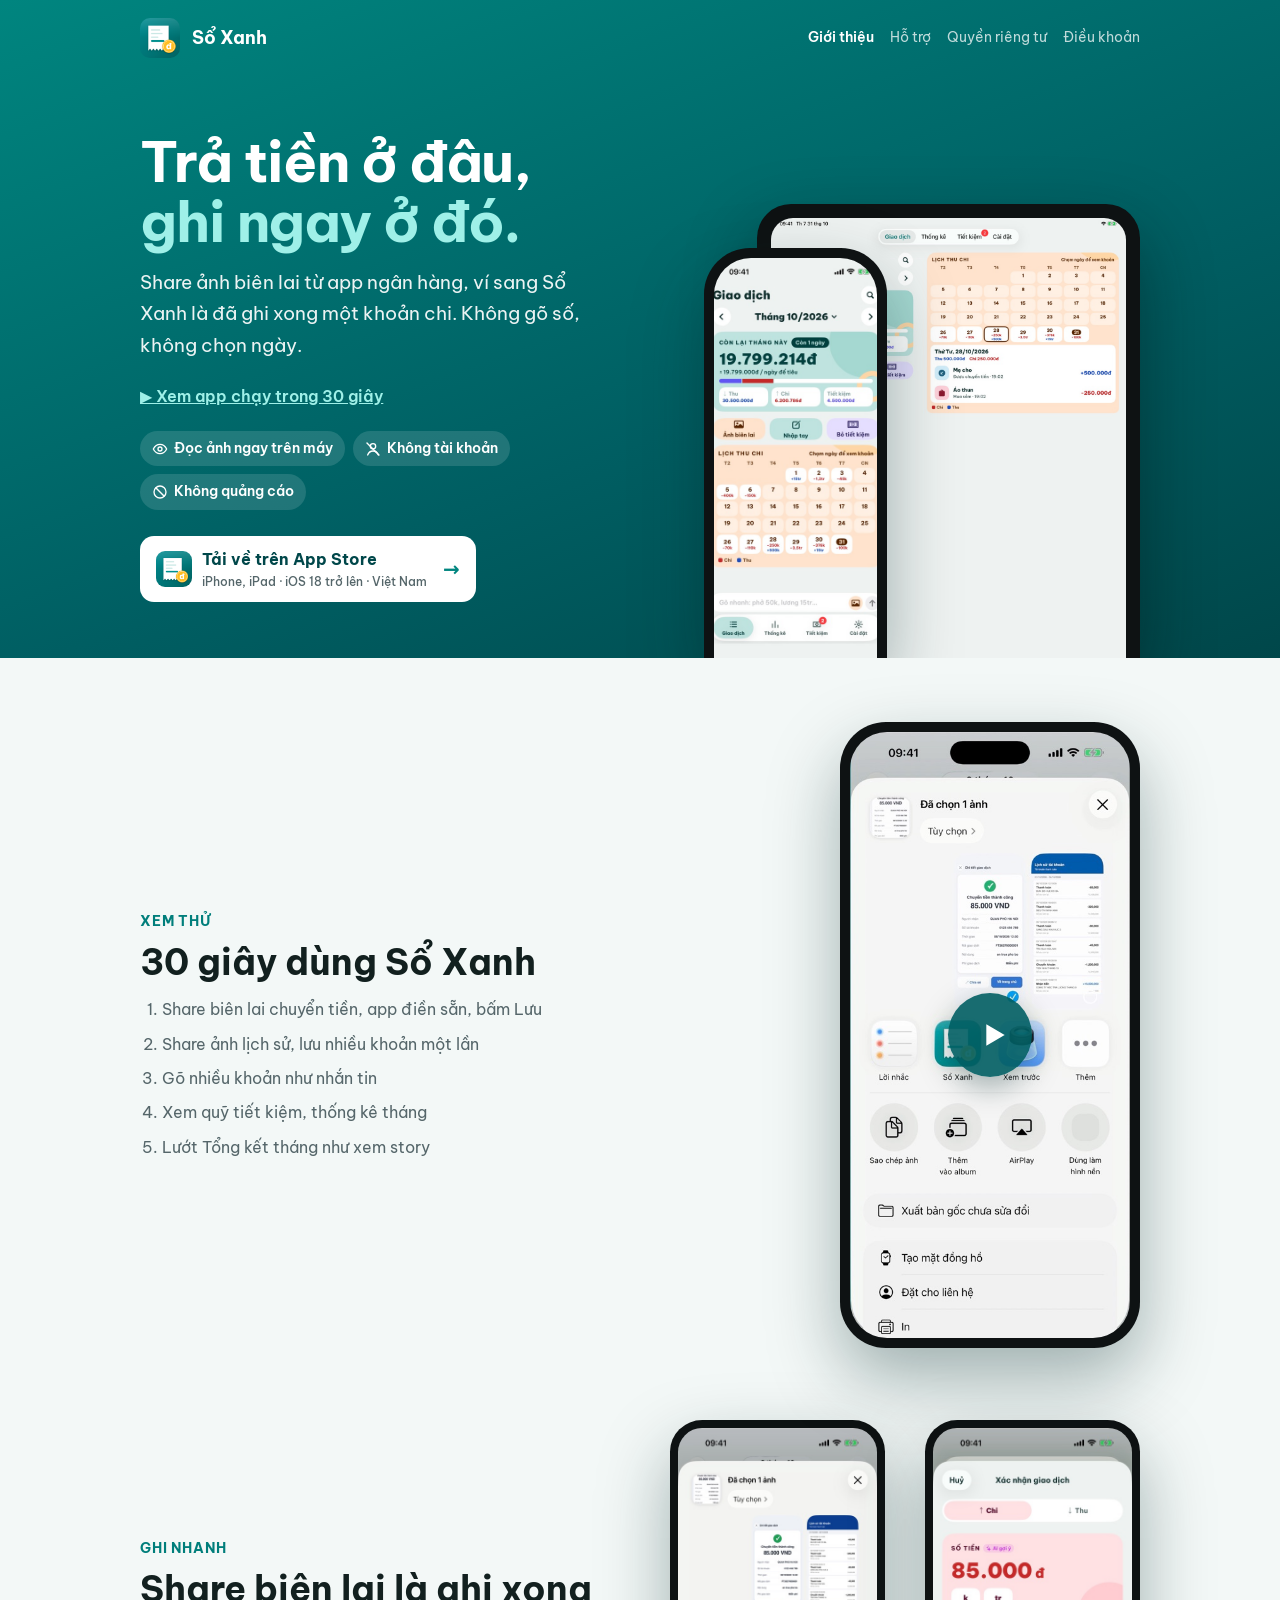
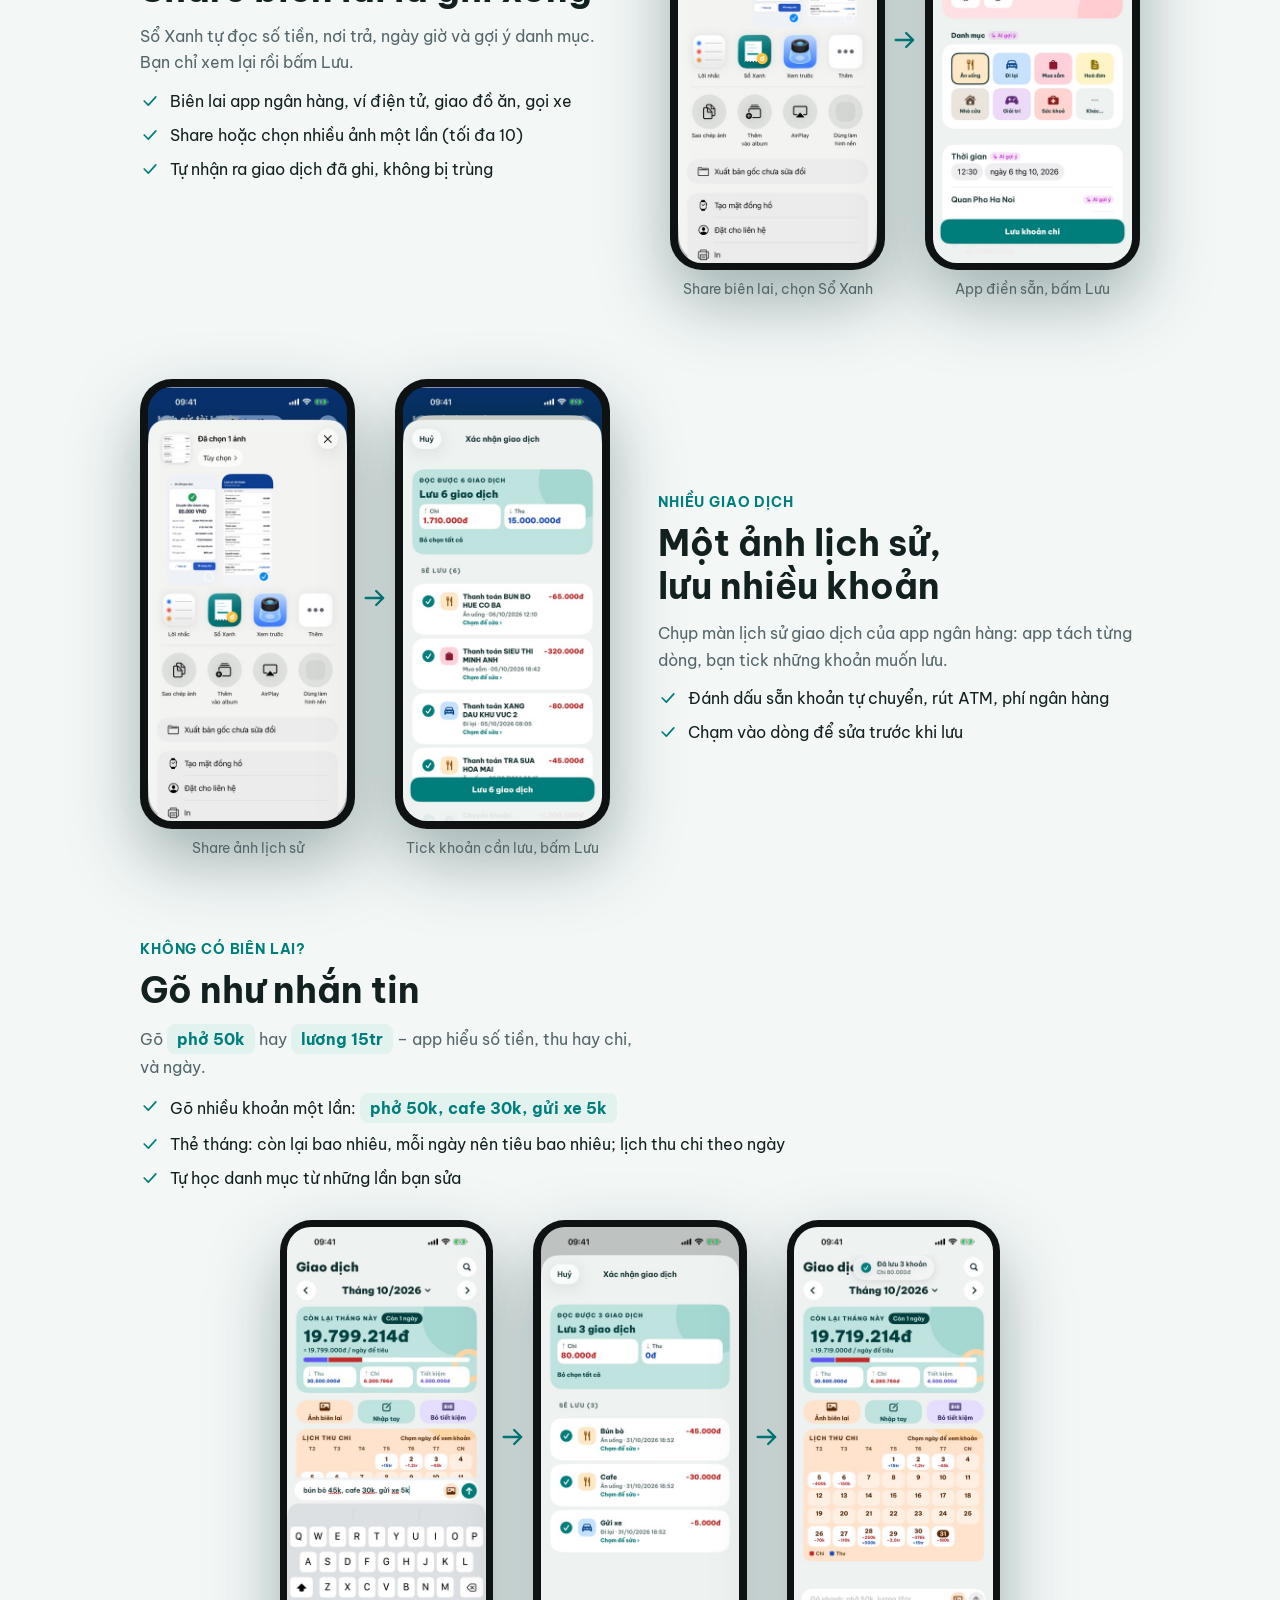
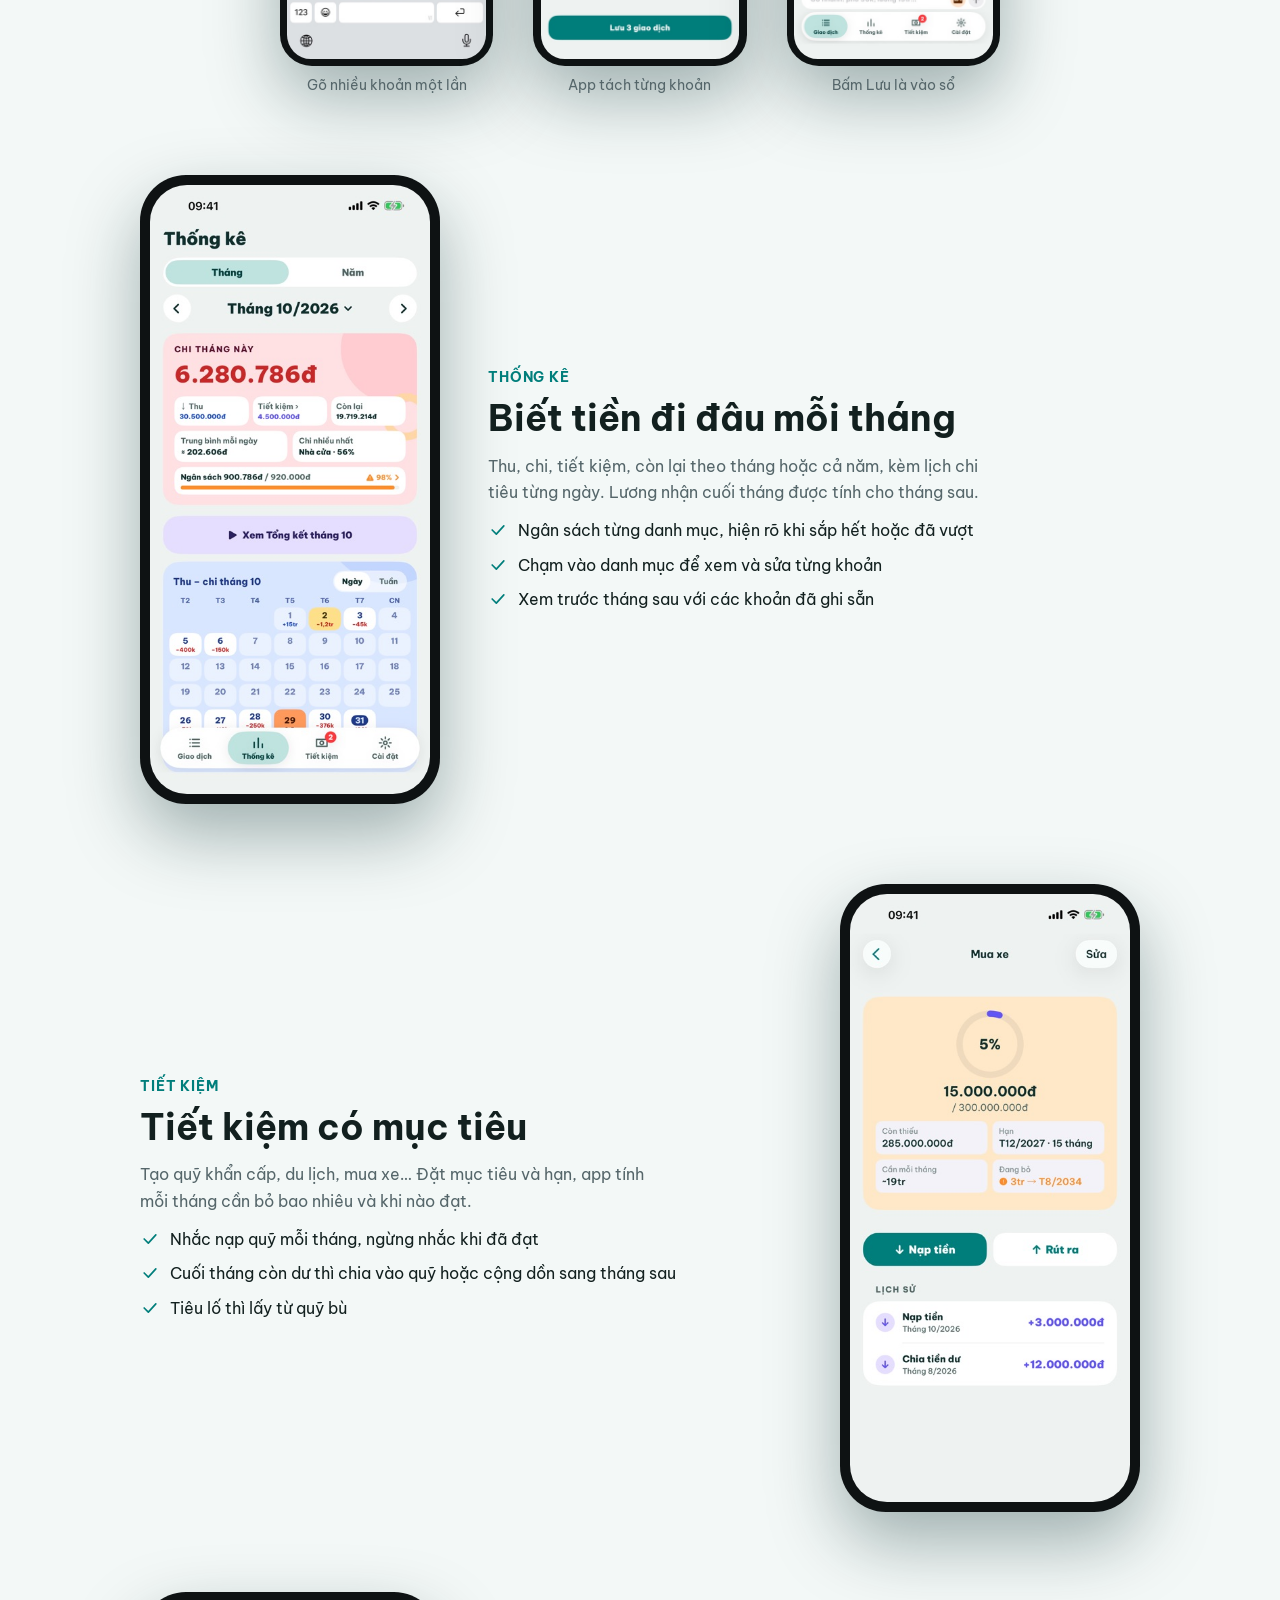
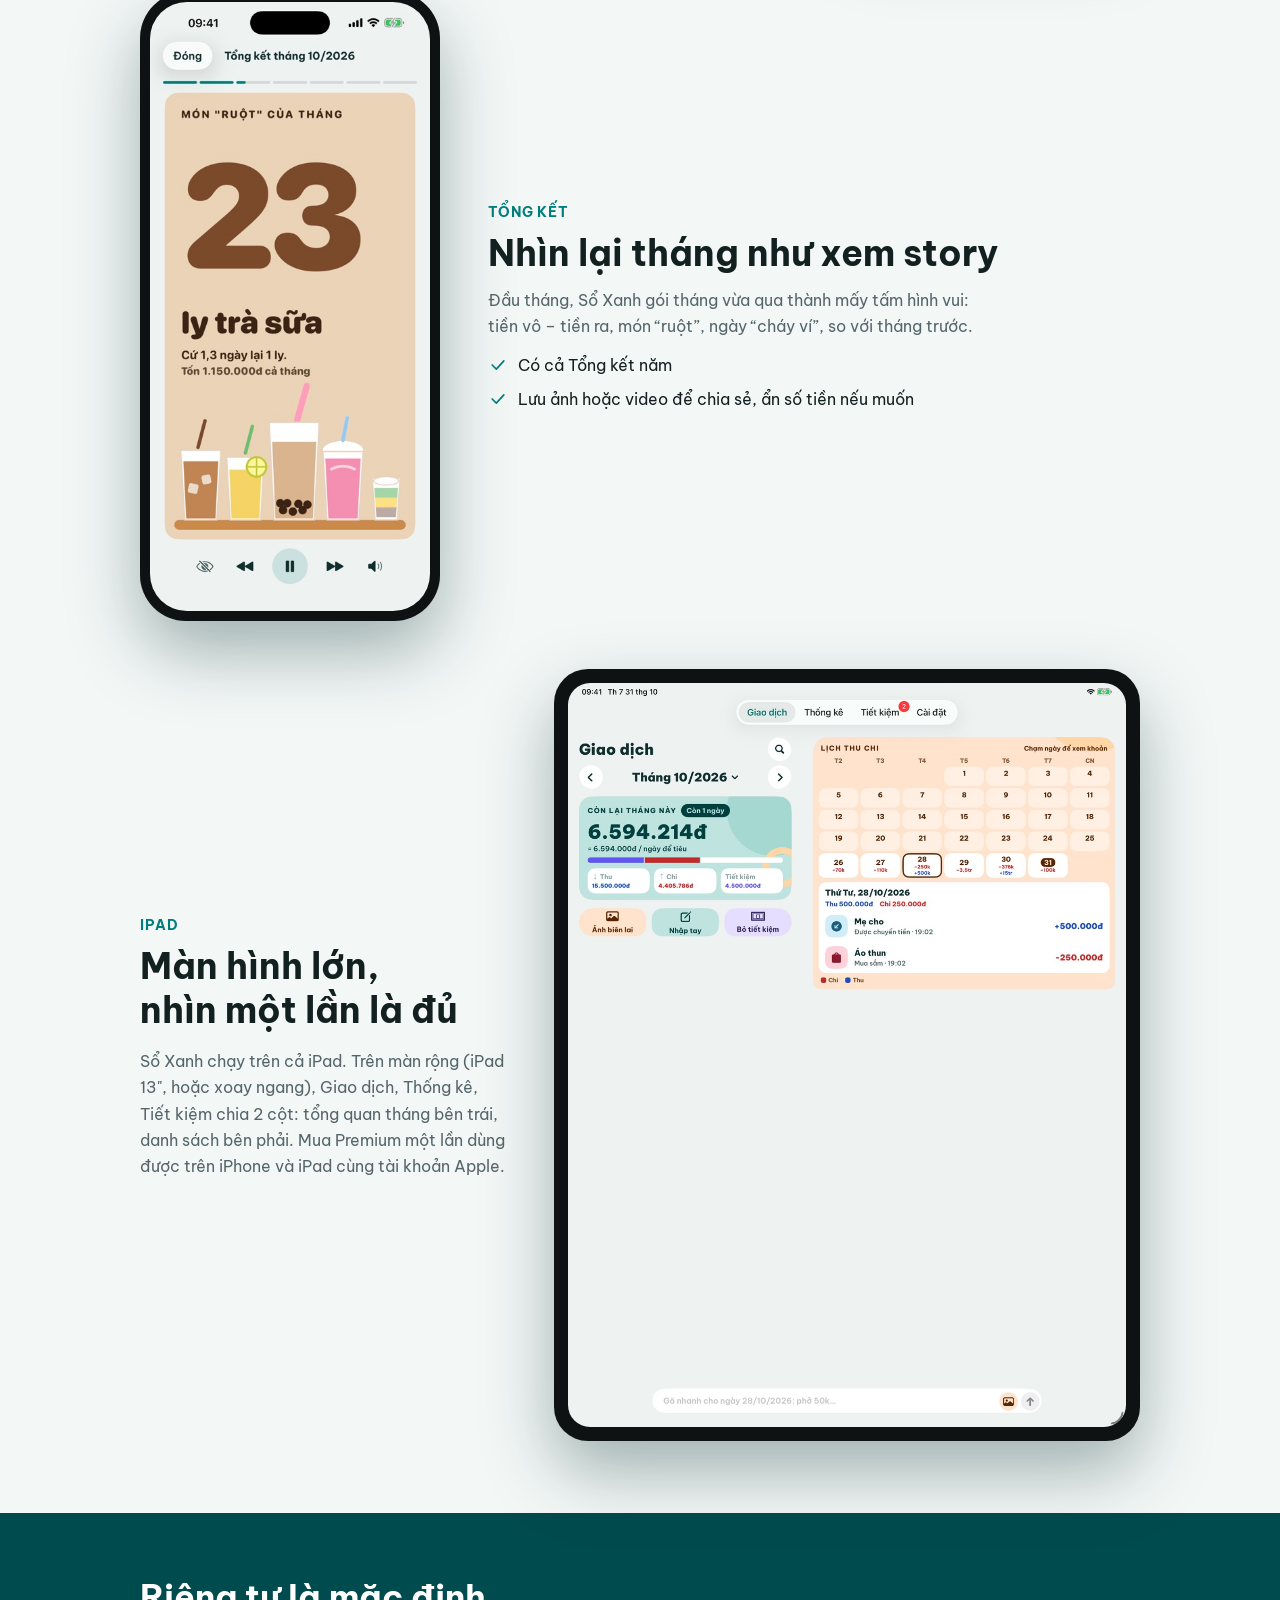
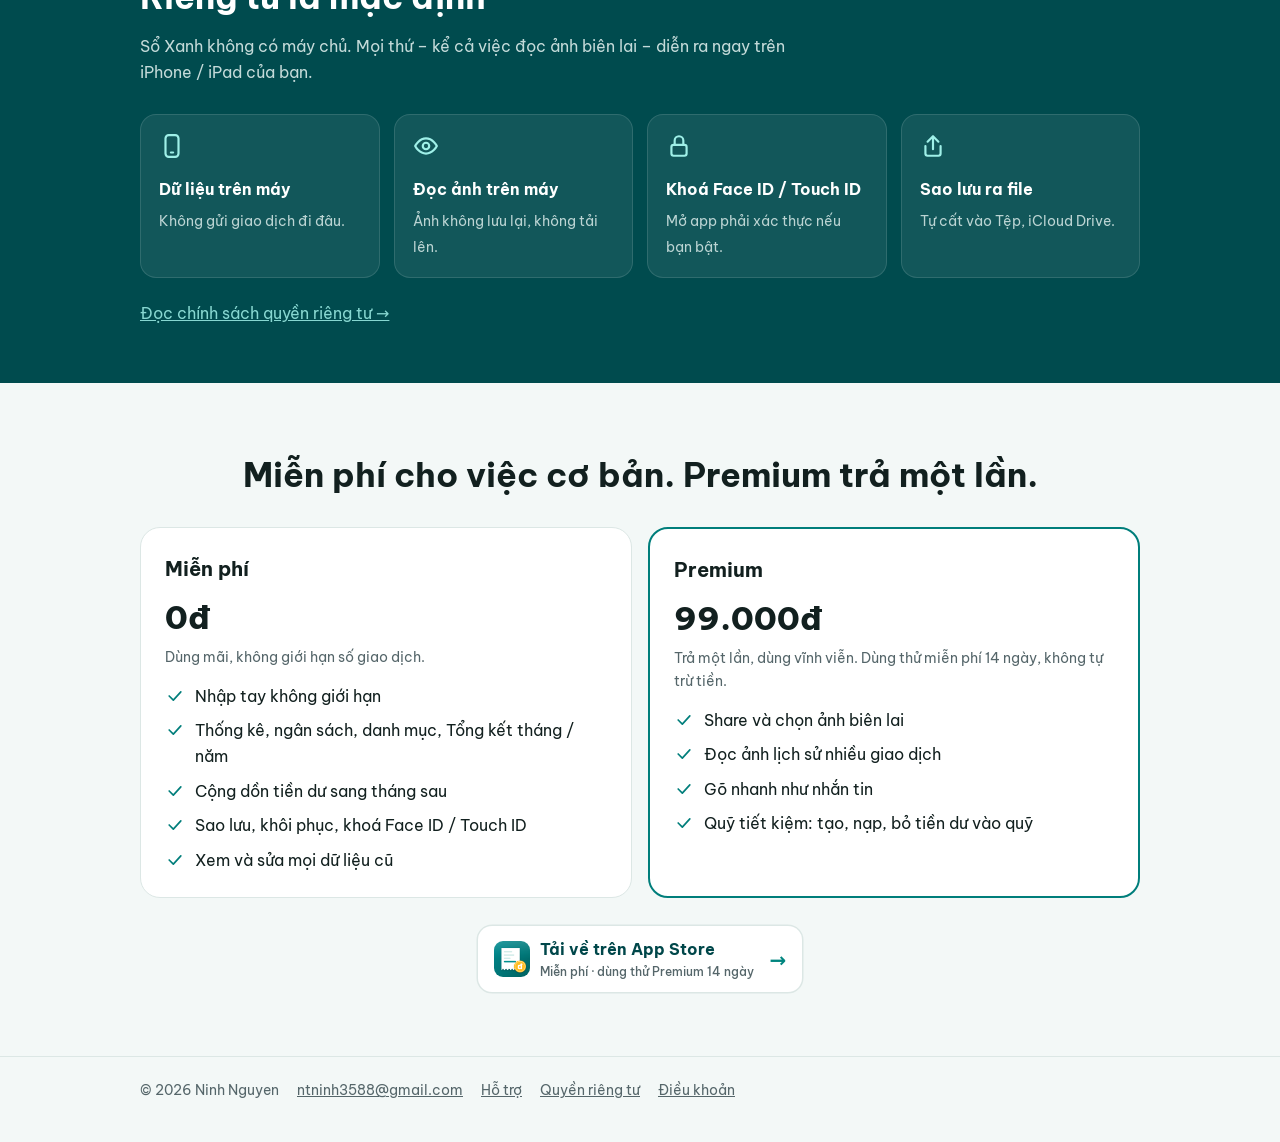
<file: index.html>
<!doctype html>
<html lang="vi">
<head>
<meta charset="utf-8">
<meta name="viewport" content="width=device-width, initial-scale=1">
<title>Sổ Xanh – Chi Tiêu Thông Minh</title>
<meta name="description" content="Sổ Xanh: share ảnh biên lai là ghi xong khoản chi. Đọc ảnh ngay trên máy, không tài khoản, không quảng cáo. Có cho iPhone và iPad.">
<link rel="preconnect" href="https://fonts.googleapis.com"><link rel="preconnect" href="https://fonts.gstatic.com" crossorigin>
<link rel="stylesheet" href="https://fonts.googleapis.com/css2?family=Be+Vietnam+Pro:wght@400;500;600;700;800&display=swap">
<link rel="stylesheet" href="style.css?v=313633b8">
<link rel="icon" href="icon.png">
<link rel="apple-touch-icon" href="icon.png">
</head>
<body>

<div class="hero">
<header class="wrap top" style="color:#fff"><img src="icon.png" alt=""><a class="brand" href="index.html">Sổ Xanh</a>
<nav style="--muted:rgba(255,255,255,.75);--accent:#fff"><a href="index.html" aria-current="page">Giới thiệu</a><a href="support.html">Hỗ trợ</a><a href="privacy.html">Quyền riêng tư</a><a href="terms.html">Điều khoản</a></nav></header>
<div class="wrap inner">
<div>
<h1>Trả tiền ở đâu,<br><span>ghi ngay ở đó.</span></h1>
<p class="lead">Share ảnh biên lai từ app ngân hàng, ví sang Sổ Xanh là đã ghi xong một khoản chi. Không gõ số, không chọn ngày.</p>
<a class="watch" href="#video">▶ Xem app chạy trong 30 giây</a>
<ul class="badges"><li><svg class="i" viewBox="0 0 24 24" fill="none" stroke="currentColor" stroke-width="2" stroke-linecap="round" stroke-linejoin="round" aria-hidden="true"><path d="M2 12s3.5-7 10-7 10 7 10 7-3.5 7-10 7S2 12 2 12z"/><circle cx="12" cy="12" r="3"/></svg>Đọc ảnh ngay trên máy</li><li><svg class="i" viewBox="0 0 24 24" fill="none" stroke="currentColor" stroke-width="2" stroke-linecap="round" stroke-linejoin="round" aria-hidden="true"><circle cx="12" cy="8" r="4"/><path d="M4 21c1.5-4 4.5-6 8-6s6.5 2 8 6"/><path d="M3 3l18 18"/></svg>Không tài khoản</li><li><svg class="i" viewBox="0 0 24 24" fill="none" stroke="currentColor" stroke-width="2" stroke-linecap="round" stroke-linejoin="round" aria-hidden="true"><circle cx="12" cy="12" r="9"/><path d="M6 6l12 12"/></svg>Không quảng cáo</li></ul>
<a class="soon" href="https://apps.apple.com/vn/app/so-xanh/id6819318860"><img src="icon.png" alt="" width="36" height="36" style="border-radius:9px"><div>Tải về trên App Store<small>iPhone, iPad · iOS 18 trở lên · Việt Nam</small></div><span class="go" aria-hidden="true">→</span></a>
</div>
<div class="shot duo"><div class="tablet hero-tablet"><img src="img/ipad-giao-dich.jpg" alt="Sổ Xanh trên iPad: màn Giao dịch 2 cột"></div><div class="device"><img src="img/2-main.jpg" alt="Tab Giao dịch trên iPhone: thẻ tháng còn lại 19.799.214đ, lối tắt nhập, lịch thu chi theo ngày"></div></div>
</div>
</div><div class="wrap demo" id="video">
<div><p class="kicker">Xem thử</p><h2>30 giây dùng Sổ Xanh</h2>
<ol><li>Share biên lai chuyển tiền, app điền sẵn, bấm Lưu</li><li>Share ảnh lịch sử, lưu nhiều khoản một lần</li>
<li>Gõ nhiều khoản như nhắn tin</li><li>Xem quỹ tiết kiệm, thống kê tháng</li><li>Lướt Tổng kết tháng như xem story</li></ol></div>
<div class="device player"><video playsinline preload="none" poster="img/video-poster.jpg" width="444" height="962"
aria-label="Video giới thiệu Sổ Xanh, không có tiếng"><source src="img/so-xanh.mp4" type="video/mp4"></video>
<button class="play" type="button" aria-label="Phát video"><svg viewBox="0 0 24 24" aria-hidden="true"><path d="M8 5.5v13l11-6.5z"/></svg></button></div>
</div>
<script>
// Nút play lớn giữa ảnh bìa – nút mặc định của trình duyệt nhỏ ở góc dưới, khó thấy. Bấm rồi mới hiện thanh điều khiển.
document.querySelectorAll(".player").forEach(p => {
  const v = p.querySelector("video"), b = p.querySelector(".play");
  b.addEventListener("click", () => { v.controls = true; v.play(); });
  v.addEventListener("play", () => { b.hidden = true; });
  v.addEventListener("ended", () => { b.hidden = false; });
});
</script>
<main class="wrap features"><div class="feature pair"><div class="text"><p class="kicker">Ghi nhanh</p><h2>Share biên lai là ghi xong</h2><p>Sổ Xanh tự đọc số tiền, nơi trả, ngày giờ và gợi ý danh mục. Bạn chỉ xem lại rồi bấm Lưu.</p><ul><li><svg class="i" viewBox="0 0 24 24" fill="none" stroke="currentColor" stroke-width="2" stroke-linecap="round" stroke-linejoin="round" aria-hidden="true"><path d="M5 12l5 5 9-10"/></svg><span>Biên lai app ngân hàng, ví điện tử, giao đồ ăn, gọi xe</span></li><li><svg class="i" viewBox="0 0 24 24" fill="none" stroke="currentColor" stroke-width="2" stroke-linecap="round" stroke-linejoin="round" aria-hidden="true"><path d="M5 12l5 5 9-10"/></svg><span>Share hoặc chọn nhiều ảnh một lần (tối đa 10)</span></li><li><svg class="i" viewBox="0 0 24 24" fill="none" stroke="currentColor" stroke-width="2" stroke-linecap="round" stroke-linejoin="round" aria-hidden="true"><path d="M5 12l5 5 9-10"/></svg><span>Tự nhận ra giao dịch đã ghi, không bị trùng</span></li></ul></div><div class="flow"><figure><div class="device"><img src="img/share-receipt.jpg" alt="Bảng chia sẻ của ảnh biên lai chuyển tiền 85.000 VND, có icon Sổ Xanh" loading="lazy" width="220"></div><figcaption>Share biên lai, chọn Sổ Xanh</figcaption></figure><svg class="i" viewBox="0 0 24 24" fill="none" stroke="currentColor" stroke-width="2" stroke-linecap="round" stroke-linejoin="round" aria-hidden="true"><path d="M4 12h15M13 6l6 6-6 6"/></svg><figure><div class="device"><img src="img/share-receipt-form.jpg" alt="Màn xác nhận điền sẵn 85.000đ, danh mục Ăn uống, ngày giờ, nơi trả" loading="lazy" width="220"></div><figcaption>App điền sẵn, bấm Lưu</figcaption></figure></div></div>
<div class="feature pair flip"><div class="text"><p class="kicker">Nhiều giao dịch</p><h2>Một ảnh lịch sử, lưu nhiều khoản</h2><p>Chụp màn lịch sử giao dịch của app ngân hàng: app tách từng dòng, bạn tick những khoản muốn lưu.</p><ul><li><svg class="i" viewBox="0 0 24 24" fill="none" stroke="currentColor" stroke-width="2" stroke-linecap="round" stroke-linejoin="round" aria-hidden="true"><path d="M5 12l5 5 9-10"/></svg><span>Đánh dấu sẵn khoản tự chuyển, rút ATM, phí ngân hàng</span></li><li><svg class="i" viewBox="0 0 24 24" fill="none" stroke="currentColor" stroke-width="2" stroke-linecap="round" stroke-linejoin="round" aria-hidden="true"><path d="M5 12l5 5 9-10"/></svg><span>Chạm vào dòng để sửa trước khi lưu</span></li></ul></div><div class="flow"><figure><div class="device"><img src="img/share-history.jpg" alt="Bảng chia sẻ của ảnh lịch sử tài khoản có 6 giao dịch, có icon Sổ Xanh" loading="lazy" width="220"></div><figcaption>Share ảnh lịch sử</figcaption></figure><svg class="i" viewBox="0 0 24 24" fill="none" stroke="currentColor" stroke-width="2" stroke-linecap="round" stroke-linejoin="round" aria-hidden="true"><path d="M4 12h15M13 6l6 6-6 6"/></svg><figure><div class="device"><img src="img/share-history-list.jpg" alt="Danh sách các giao dịch đọc từ một ảnh lịch sử, tick sẵn, nút Lưu" loading="lazy" width="220"></div><figcaption>Tick khoản cần lưu, bấm Lưu</figcaption></figure></div></div>
<div class="feature trio"><div class="text"><p class="kicker">Không có biên lai?</p><h2>Gõ như nhắn tin</h2><p>Gõ <span class="example">phở 50k</span> hay <span class="example">lương 15tr</span> – app hiểu số tiền, thu hay chi, và ngày.</p><ul><li><svg class="i" viewBox="0 0 24 24" fill="none" stroke="currentColor" stroke-width="2" stroke-linecap="round" stroke-linejoin="round" aria-hidden="true"><path d="M5 12l5 5 9-10"/></svg><span>Gõ nhiều khoản một lần: <span class="example">phở 50k, cafe 30k, gửi xe 5k</span></span></li><li><svg class="i" viewBox="0 0 24 24" fill="none" stroke="currentColor" stroke-width="2" stroke-linecap="round" stroke-linejoin="round" aria-hidden="true"><path d="M5 12l5 5 9-10"/></svg><span>Thẻ tháng: còn lại bao nhiêu, mỗi ngày nên tiêu bao nhiêu; lịch thu chi theo ngày</span></li><li><svg class="i" viewBox="0 0 24 24" fill="none" stroke="currentColor" stroke-width="2" stroke-linecap="round" stroke-linejoin="round" aria-hidden="true"><path d="M5 12l5 5 9-10"/></svg><span>Tự học danh mục từ những lần bạn sửa</span></li></ul></div><div class="flow"><figure><div class="device"><img src="img/quick-type.jpg" alt="Ô gõ nhanh cuối màn Giao dịch, đang gõ bún bò 45k, cafe 30k, gửi xe 5k" loading="lazy" width="220"></div><figcaption>Gõ nhiều khoản một lần</figcaption></figure><svg class="i" viewBox="0 0 24 24" fill="none" stroke="currentColor" stroke-width="2" stroke-linecap="round" stroke-linejoin="round" aria-hidden="true"><path d="M4 12h15M13 6l6 6-6 6"/></svg><figure><div class="device"><img src="img/quick-form.jpg" alt="Danh sách 3 khoản app đọc được: Bún bò 45.000đ, Cafe 30.000đ, Gửi xe 5.000đ, tick sẵn, nút Lưu 3 giao dịch" loading="lazy" width="220"></div><figcaption>App tách từng khoản</figcaption></figure><svg class="i" viewBox="0 0 24 24" fill="none" stroke="currentColor" stroke-width="2" stroke-linecap="round" stroke-linejoin="round" aria-hidden="true"><path d="M4 12h15M13 6l6 6-6 6"/></svg><figure><div class="device"><img src="img/quick-list.jpg" alt="Màn Giao dịch báo Đã lưu 3 khoản, chi 80.000đ" loading="lazy" width="220"></div><figcaption>Bấm Lưu là vào sổ</figcaption></figure></div></div>
<div class="feature flip"><div class="text"><p class="kicker">Thống kê</p><h2>Biết tiền đi đâu mỗi tháng</h2><p>Thu, chi, tiết kiệm, còn lại theo tháng hoặc cả năm, kèm lịch chi tiêu từng ngày. Lương nhận cuối tháng được tính cho tháng sau.</p><ul><li><svg class="i" viewBox="0 0 24 24" fill="none" stroke="currentColor" stroke-width="2" stroke-linecap="round" stroke-linejoin="round" aria-hidden="true"><path d="M5 12l5 5 9-10"/></svg><span>Ngân sách từng danh mục, hiện rõ khi sắp hết hoặc đã vượt</span></li><li><svg class="i" viewBox="0 0 24 24" fill="none" stroke="currentColor" stroke-width="2" stroke-linecap="round" stroke-linejoin="round" aria-hidden="true"><path d="M5 12l5 5 9-10"/></svg><span>Chạm vào danh mục để xem và sửa từng khoản</span></li><li><svg class="i" viewBox="0 0 24 24" fill="none" stroke="currentColor" stroke-width="2" stroke-linecap="round" stroke-linejoin="round" aria-hidden="true"><path d="M5 12l5 5 9-10"/></svg><span>Xem trước tháng sau với các khoản đã ghi sẵn</span></li></ul></div><div class="device"><img src="img/3-stats.jpg" alt="Tab Thống kê: chi tháng này, thu, tiết kiệm, còn lại, nút Xem Tổng kết tháng, lịch chi tiêu theo ngày" loading="lazy" width="300"></div></div>
<div class="feature"><div class="text"><p class="kicker">Tiết kiệm</p><h2>Tiết kiệm có mục tiêu</h2><p>Tạo quỹ khẩn cấp, du lịch, mua xe… Đặt mục tiêu và hạn, app tính mỗi tháng cần bỏ bao nhiêu và khi nào đạt.</p><ul><li><svg class="i" viewBox="0 0 24 24" fill="none" stroke="currentColor" stroke-width="2" stroke-linecap="round" stroke-linejoin="round" aria-hidden="true"><path d="M5 12l5 5 9-10"/></svg><span>Nhắc nạp quỹ mỗi tháng, ngừng nhắc khi đã đạt</span></li><li><svg class="i" viewBox="0 0 24 24" fill="none" stroke="currentColor" stroke-width="2" stroke-linecap="round" stroke-linejoin="round" aria-hidden="true"><path d="M5 12l5 5 9-10"/></svg><span>Cuối tháng còn dư thì chia vào quỹ hoặc cộng dồn sang tháng sau</span></li><li><svg class="i" viewBox="0 0 24 24" fill="none" stroke="currentColor" stroke-width="2" stroke-linecap="round" stroke-linejoin="round" aria-hidden="true"><path d="M5 12l5 5 9-10"/></svg><span>Tiêu lố thì lấy từ quỹ bù</span></li></ul></div><div class="device"><img src="img/6-goal.jpg" alt="Chi tiết quỹ Mua xe: 5% mục tiêu, còn thiếu, hạn, cần mỗi tháng" loading="lazy" width="300"></div></div>
<div class="feature flip"><div class="text"><p class="kicker">Tổng kết</p><h2>Nhìn lại tháng như xem story</h2><p>Đầu tháng, Sổ Xanh gói tháng vừa qua thành mấy tấm hình vui: tiền vô – tiền ra, món “ruột”, ngày “cháy ví”, so với tháng trước.</p><ul><li><svg class="i" viewBox="0 0 24 24" fill="none" stroke="currentColor" stroke-width="2" stroke-linecap="round" stroke-linejoin="round" aria-hidden="true"><path d="M5 12l5 5 9-10"/></svg><span>Có cả Tổng kết năm</span></li><li><svg class="i" viewBox="0 0 24 24" fill="none" stroke="currentColor" stroke-width="2" stroke-linecap="round" stroke-linejoin="round" aria-hidden="true"><path d="M5 12l5 5 9-10"/></svg><span>Lưu ảnh hoặc video để chia sẻ, ẩn số tiền nếu muốn</span></li></ul></div><div class="device"><img src="img/recap.jpg" alt="Tấm Món ruột của tháng trong Tổng kết tháng: 23 ly trà sữa, cứ 1,3 ngày lại 1 ly" loading="lazy" width="300"></div></div></main>
<div class="wrap ipad-band">
<div class="text"><p class="kicker">iPad</p><h2>Màn hình lớn, nhìn một lần là đủ</h2>
<p>Sổ Xanh chạy trên cả iPad. Trên màn rộng (iPad 13", hoặc xoay ngang), Giao dịch, Thống kê, Tiết kiệm chia 2 cột: tổng quan tháng bên trái, danh sách bên phải. Mua Premium một lần dùng được trên iPhone và iPad cùng tài khoản Apple.</p></div>
<div class="tablet"><img src="img/ipad-giao-dich.jpg" alt="Sổ Xanh trên iPad: thẻ tháng và chi nhiều nhất bên trái, danh sách giao dịch bên phải" loading="lazy"></div>
</div><div class="privacy-band"><div class="wrap">
<h2>Riêng tư là mặc định</h2>
<p>Sổ Xanh không có máy chủ. Mọi thứ – kể cả việc đọc ảnh biên lai – diễn ra ngay trên iPhone / iPad của bạn.</p>
<div class="grid4">
<div class="tile"><svg class="i" viewBox="0 0 24 24" fill="none" stroke="currentColor" stroke-width="2" stroke-linecap="round" stroke-linejoin="round" aria-hidden="true"><rect x="6" y="2" width="12" height="20" rx="3"/><path d="M11 18h2"/></svg><b>Dữ liệu trên máy</b><span>Không gửi giao dịch đi đâu.</span></div>
<div class="tile"><svg class="i" viewBox="0 0 24 24" fill="none" stroke="currentColor" stroke-width="2" stroke-linecap="round" stroke-linejoin="round" aria-hidden="true"><path d="M2 12s3.5-7 10-7 10 7 10 7-3.5 7-10 7S2 12 2 12z"/><circle cx="12" cy="12" r="3"/></svg><b>Đọc ảnh trên máy</b><span>Ảnh không lưu lại, không tải lên.</span></div>
<div class="tile"><svg class="i" viewBox="0 0 24 24" fill="none" stroke="currentColor" stroke-width="2" stroke-linecap="round" stroke-linejoin="round" aria-hidden="true"><rect x="5" y="11" width="14" height="10" rx="2"/><path d="M8 11V7a4 4 0 0 1 8 0v4"/></svg><b>Khoá Face ID / Touch ID</b><span>Mở app phải xác thực nếu bạn bật.</span></div>
<div class="tile"><svg class="i" viewBox="0 0 24 24" fill="none" stroke="currentColor" stroke-width="2" stroke-linecap="round" stroke-linejoin="round" aria-hidden="true"><path d="M12 3v12M7 8l5-5 5 5"/><path d="M5 12v7a2 2 0 0 0 2 2h10a2 2 0 0 0 2-2v-7"/></svg><b>Sao lưu ra file</b><span>Tự cất vào Tệp, iCloud Drive.</span></div>
</div>
<p style="margin:22px 0 0"><a href="privacy.html" style="color:var(--mint)">Đọc chính sách quyền riêng tư →</a></p>
</div></div><div class="wrap pricing"><h2>Miễn phí cho việc cơ bản. Premium trả một lần.</h2>
<div class="plans">
<div class="plan"><h3>Miễn phí</h3><div class="price">0đ</div><p class="note">Dùng mãi, không giới hạn số giao dịch.</p>
<ul><li><svg class="i" viewBox="0 0 24 24" fill="none" stroke="currentColor" stroke-width="2" stroke-linecap="round" stroke-linejoin="round" aria-hidden="true"><path d="M5 12l5 5 9-10"/></svg><span>Nhập tay không giới hạn</span></li><li><svg class="i" viewBox="0 0 24 24" fill="none" stroke="currentColor" stroke-width="2" stroke-linecap="round" stroke-linejoin="round" aria-hidden="true"><path d="M5 12l5 5 9-10"/></svg><span>Thống kê, ngân sách, danh mục, Tổng kết tháng / năm</span></li><li><svg class="i" viewBox="0 0 24 24" fill="none" stroke="currentColor" stroke-width="2" stroke-linecap="round" stroke-linejoin="round" aria-hidden="true"><path d="M5 12l5 5 9-10"/></svg><span>Cộng dồn tiền dư sang tháng sau</span></li><li><svg class="i" viewBox="0 0 24 24" fill="none" stroke="currentColor" stroke-width="2" stroke-linecap="round" stroke-linejoin="round" aria-hidden="true"><path d="M5 12l5 5 9-10"/></svg><span>Sao lưu, khôi phục, khoá Face ID / Touch ID</span></li><li><svg class="i" viewBox="0 0 24 24" fill="none" stroke="currentColor" stroke-width="2" stroke-linecap="round" stroke-linejoin="round" aria-hidden="true"><path d="M5 12l5 5 9-10"/></svg><span>Xem và sửa mọi dữ liệu cũ</span></li></ul></div>
<div class="plan pro"><h3>Premium</h3><div class="price">99.000đ</div><p class="note">Trả một lần, dùng vĩnh viễn. Dùng thử miễn phí 14 ngày, không tự trừ tiền.</p>
<ul><li><svg class="i" viewBox="0 0 24 24" fill="none" stroke="currentColor" stroke-width="2" stroke-linecap="round" stroke-linejoin="round" aria-hidden="true"><path d="M5 12l5 5 9-10"/></svg><span>Share và chọn ảnh biên lai</span></li><li><svg class="i" viewBox="0 0 24 24" fill="none" stroke="currentColor" stroke-width="2" stroke-linecap="round" stroke-linejoin="round" aria-hidden="true"><path d="M5 12l5 5 9-10"/></svg><span>Đọc ảnh lịch sử nhiều giao dịch</span></li><li><svg class="i" viewBox="0 0 24 24" fill="none" stroke="currentColor" stroke-width="2" stroke-linecap="round" stroke-linejoin="round" aria-hidden="true"><path d="M5 12l5 5 9-10"/></svg><span>Gõ nhanh như nhắn tin</span></li><li><svg class="i" viewBox="0 0 24 24" fill="none" stroke="currentColor" stroke-width="2" stroke-linecap="round" stroke-linejoin="round" aria-hidden="true"><path d="M5 12l5 5 9-10"/></svg><span>Quỹ tiết kiệm: tạo, nạp, bỏ tiền dư vào quỹ</span></li></ul></div>
</div>
<div class="get"><a class="soon" href="https://apps.apple.com/vn/app/so-xanh/id6819318860"><img src="icon.png" alt="" width="36" height="36" style="border-radius:9px"><div>Tải về trên App Store<small>Miễn phí · dùng thử Premium 14 ngày</small></div><span class="go" aria-hidden="true">→</span></a></div>
</div>
<footer><div class="wrap"><span>© 2026 Ninh Nguyen</span><a href="mailto:ntninh3588@gmail.com">ntninh3588@gmail.com</a>
<a href="support.html">Hỗ trợ</a><a href="privacy.html">Quyền riêng tư</a><a href="terms.html">Điều khoản</a></div></footer>
</body>
</html>
</file>
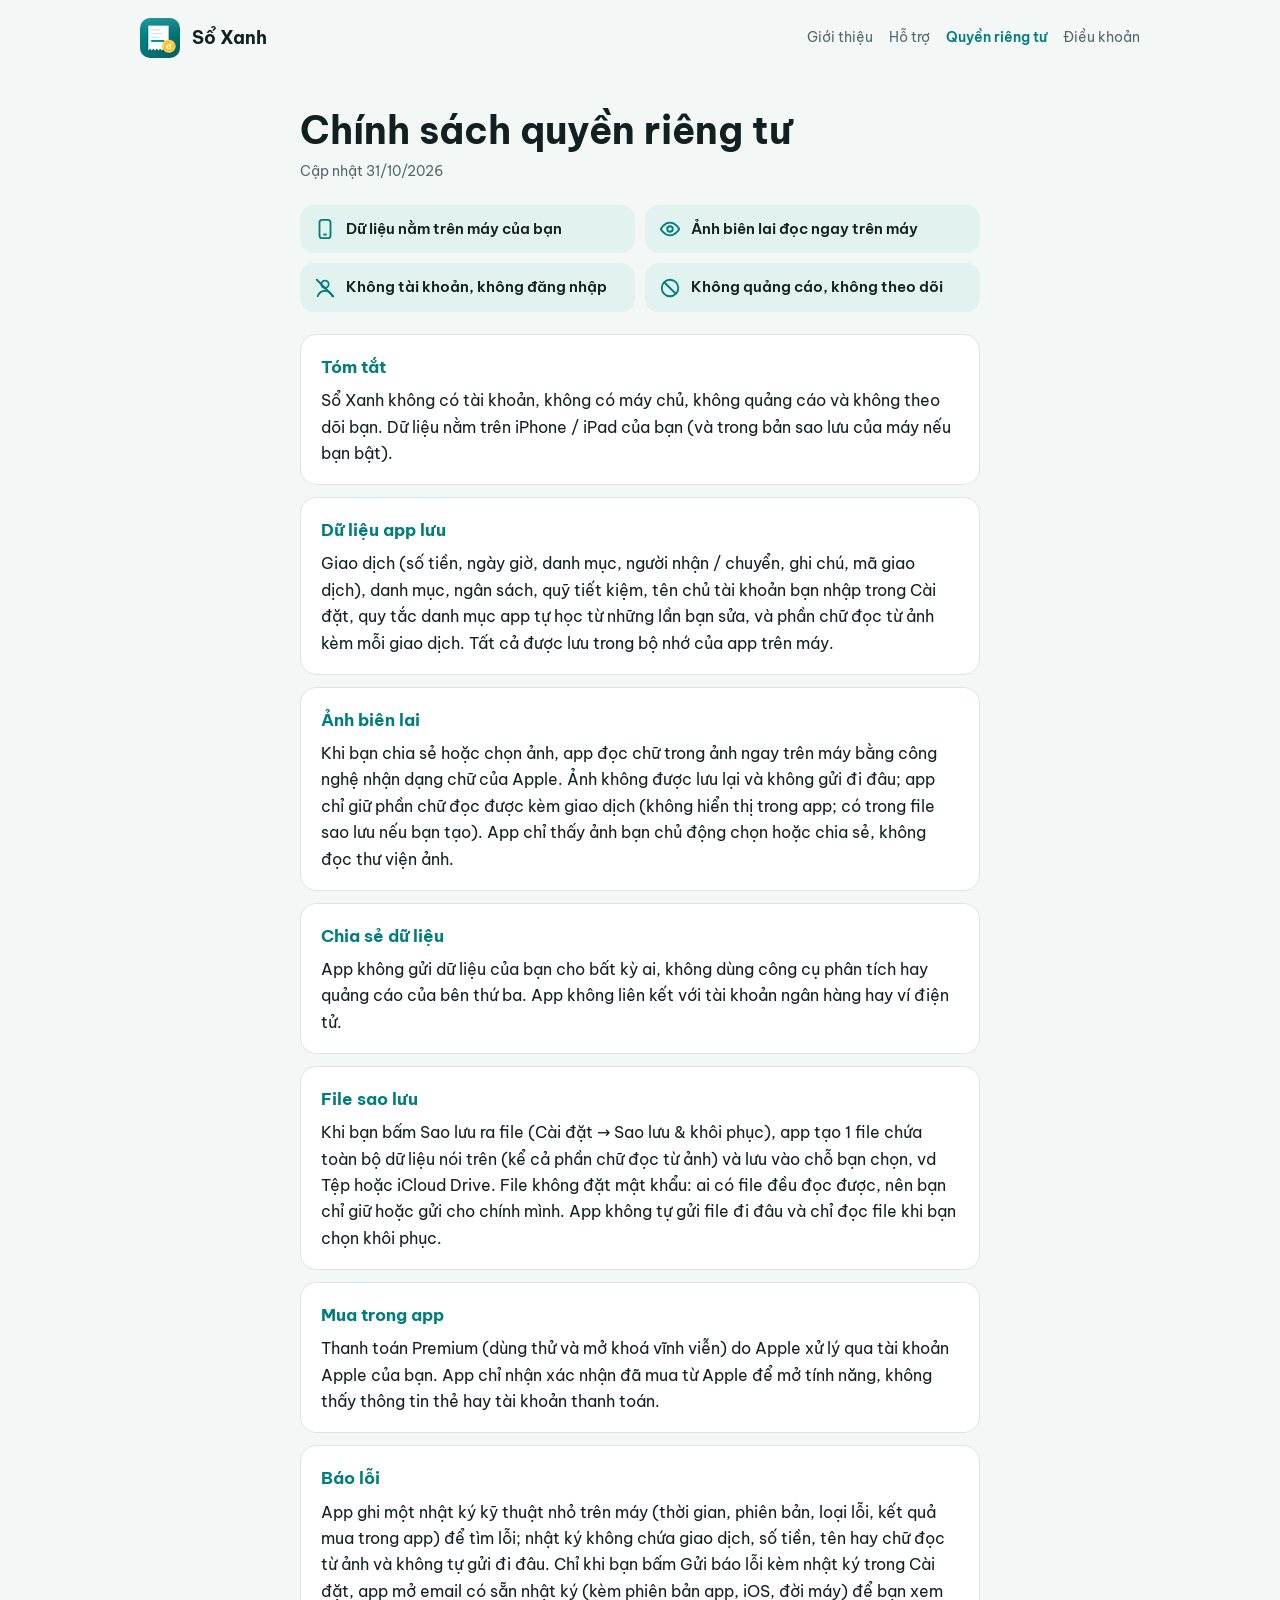
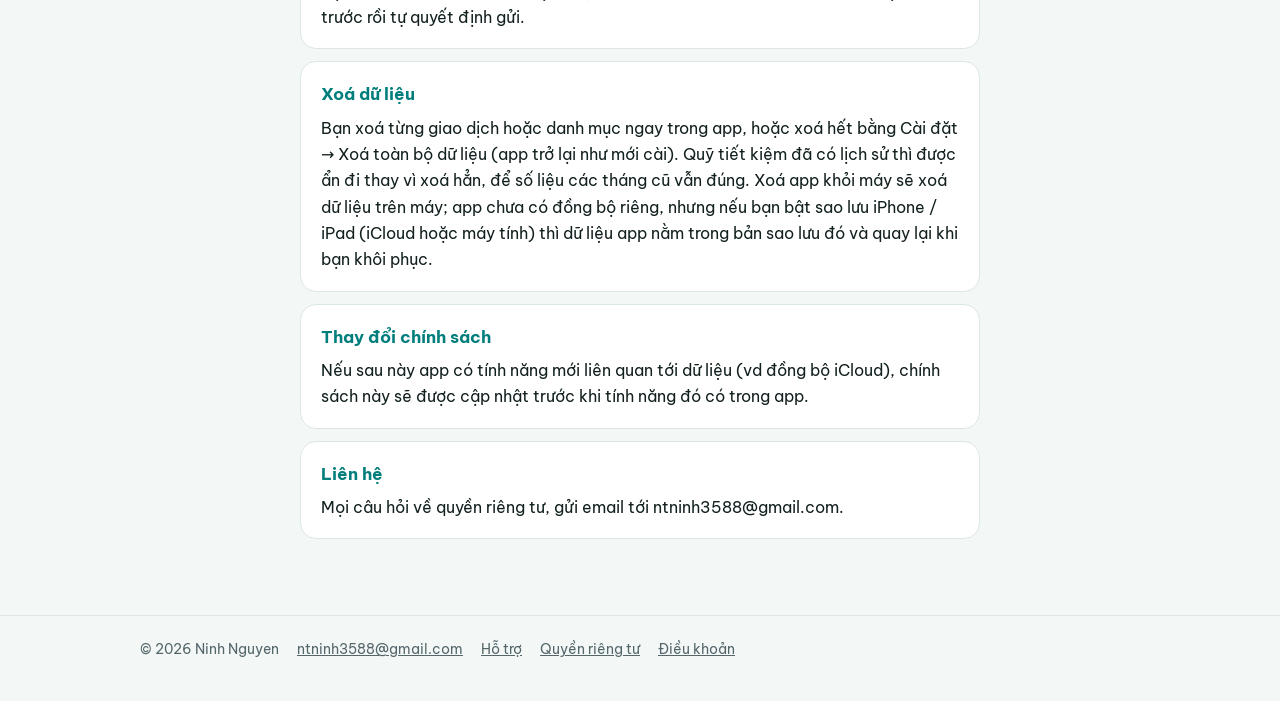
<file: privacy.html>
<!doctype html>
<html lang="vi">
<head>
<meta charset="utf-8">
<meta name="viewport" content="width=device-width, initial-scale=1">
<title>Chính sách quyền riêng tư – Sổ Xanh</title>
<meta name="description" content="Chính sách quyền riêng tư">
<link rel="preconnect" href="https://fonts.googleapis.com"><link rel="preconnect" href="https://fonts.gstatic.com" crossorigin>
<link rel="stylesheet" href="https://fonts.googleapis.com/css2?family=Be+Vietnam+Pro:wght@400;500;600;700;800&display=swap">
<link rel="stylesheet" href="style.css?v=313633b8">
<link rel="icon" href="icon.png">
<link rel="apple-touch-icon" href="icon.png">
</head>
<body>
<header class="wrap top"><img src="icon.png" alt=""><a class="brand" href="index.html">Sổ Xanh</a><nav><a href="index.html">Giới thiệu</a><a href="support.html">Hỗ trợ</a><a href="privacy.html" aria-current="page">Quyền riêng tư</a><a href="terms.html">Điều khoản</a></nav></header>
<main class="wrap narrow page"><h1>Chính sách quyền riêng tư</h1><p class="updated">Cập nhật 31/10/2026</p><div class="summary"><div><svg class="i" viewBox="0 0 24 24" fill="none" stroke="currentColor" stroke-width="2" stroke-linecap="round" stroke-linejoin="round" aria-hidden="true"><rect x="6" y="2" width="12" height="20" rx="3"/><path d="M11 18h2"/></svg>Dữ liệu nằm trên máy của bạn</div><div><svg class="i" viewBox="0 0 24 24" fill="none" stroke="currentColor" stroke-width="2" stroke-linecap="round" stroke-linejoin="round" aria-hidden="true"><path d="M2 12s3.5-7 10-7 10 7 10 7-3.5 7-10 7S2 12 2 12z"/><circle cx="12" cy="12" r="3"/></svg>Ảnh biên lai đọc ngay trên máy</div><div><svg class="i" viewBox="0 0 24 24" fill="none" stroke="currentColor" stroke-width="2" stroke-linecap="round" stroke-linejoin="round" aria-hidden="true"><circle cx="12" cy="8" r="4"/><path d="M4 21c1.5-4 4.5-6 8-6s6.5 2 8 6"/><path d="M3 3l18 18"/></svg>Không tài khoản, không đăng nhập</div><div><svg class="i" viewBox="0 0 24 24" fill="none" stroke="currentColor" stroke-width="2" stroke-linecap="round" stroke-linejoin="round" aria-hidden="true"><circle cx="12" cy="12" r="9"/><path d="M6 6l12 12"/></svg>Không quảng cáo, không theo dõi</div></div>
<section class="card"><h2>Tóm tắt</h2><p>Sổ Xanh không có tài khoản, không có máy chủ, không quảng cáo và không theo dõi bạn. Dữ liệu nằm trên iPhone / iPad của bạn (và trong bản sao lưu của máy nếu bạn bật).</p></section>
<section class="card"><h2>Dữ liệu app lưu</h2><p>Giao dịch (số tiền, ngày giờ, danh mục, người nhận / chuyển, ghi chú, mã giao dịch), danh mục, ngân sách, quỹ tiết kiệm, tên chủ tài khoản bạn nhập trong Cài đặt, quy tắc danh mục app tự học từ những lần bạn sửa, và phần chữ đọc từ ảnh kèm mỗi giao dịch. Tất cả được lưu trong bộ nhớ của app trên máy.</p></section>
<section class="card"><h2>Ảnh biên lai</h2><p>Khi bạn chia sẻ hoặc chọn ảnh, app đọc chữ trong ảnh ngay trên máy bằng công nghệ nhận dạng chữ của Apple. Ảnh không được lưu lại và không gửi đi đâu; app chỉ giữ phần chữ đọc được kèm giao dịch (không hiển thị trong app; có trong file sao lưu nếu bạn tạo). App chỉ thấy ảnh bạn chủ động chọn hoặc chia sẻ, không đọc thư viện ảnh.</p></section>
<section class="card"><h2>Chia sẻ dữ liệu</h2><p>App không gửi dữ liệu của bạn cho bất kỳ ai, không dùng công cụ phân tích hay quảng cáo của bên thứ ba. App không liên kết với tài khoản ngân hàng hay ví điện tử.</p></section>
<section class="card"><h2>File sao lưu</h2><p>Khi bạn bấm Sao lưu ra file (Cài đặt → Sao lưu &amp; khôi phục), app tạo 1 file chứa toàn bộ dữ liệu nói trên (kể cả phần chữ đọc từ ảnh) và lưu vào chỗ bạn chọn, vd Tệp hoặc iCloud Drive. File không đặt mật khẩu: ai có file đều đọc được, nên bạn chỉ giữ hoặc gửi cho chính mình. App không tự gửi file đi đâu và chỉ đọc file khi bạn chọn khôi phục.</p></section>
<section class="card"><h2>Mua trong app</h2><p>Thanh toán Premium (dùng thử và mở khoá vĩnh viễn) do Apple xử lý qua tài khoản Apple của bạn. App chỉ nhận xác nhận đã mua từ Apple để mở tính năng, không thấy thông tin thẻ hay tài khoản thanh toán.</p></section>
<section class="card"><h2>Báo lỗi</h2><p>App ghi một nhật ký kỹ thuật nhỏ trên máy (thời gian, phiên bản, loại lỗi, kết quả mua trong app) để tìm lỗi; nhật ký không chứa giao dịch, số tiền, tên hay chữ đọc từ ảnh và không tự gửi đi đâu. Chỉ khi bạn bấm Gửi báo lỗi kèm nhật ký trong Cài đặt, app mở email có sẵn nhật ký (kèm phiên bản app, iOS, đời máy) để bạn xem trước rồi tự quyết định gửi.</p></section>
<section class="card"><h2>Xoá dữ liệu</h2><p>Bạn xoá từng giao dịch hoặc danh mục ngay trong app, hoặc xoá hết bằng Cài đặt → Xoá toàn bộ dữ liệu (app trở lại như mới cài). Quỹ tiết kiệm đã có lịch sử thì được ẩn đi thay vì xoá hẳn, để số liệu các tháng cũ vẫn đúng. Xoá app khỏi máy sẽ xoá dữ liệu trên máy; app chưa có đồng bộ riêng, nhưng nếu bạn bật sao lưu iPhone / iPad (iCloud hoặc máy tính) thì dữ liệu app nằm trong bản sao lưu đó và quay lại khi bạn khôi phục.</p></section>
<section class="card"><h2>Thay đổi chính sách</h2><p>Nếu sau này app có tính năng mới liên quan tới dữ liệu (vd đồng bộ iCloud), chính sách này sẽ được cập nhật trước khi tính năng đó có trong app.</p></section>
<section class="card"><h2>Liên hệ</h2><p>Mọi câu hỏi về quyền riêng tư, gửi email tới ntninh3588@gmail.com.</p></section></main>
<footer><div class="wrap"><span>© 2026 Ninh Nguyen</span><a href="mailto:ntninh3588@gmail.com">ntninh3588@gmail.com</a>
<a href="support.html">Hỗ trợ</a><a href="privacy.html">Quyền riêng tư</a><a href="terms.html">Điều khoản</a></div></footer>
</body>
</html>
</file>
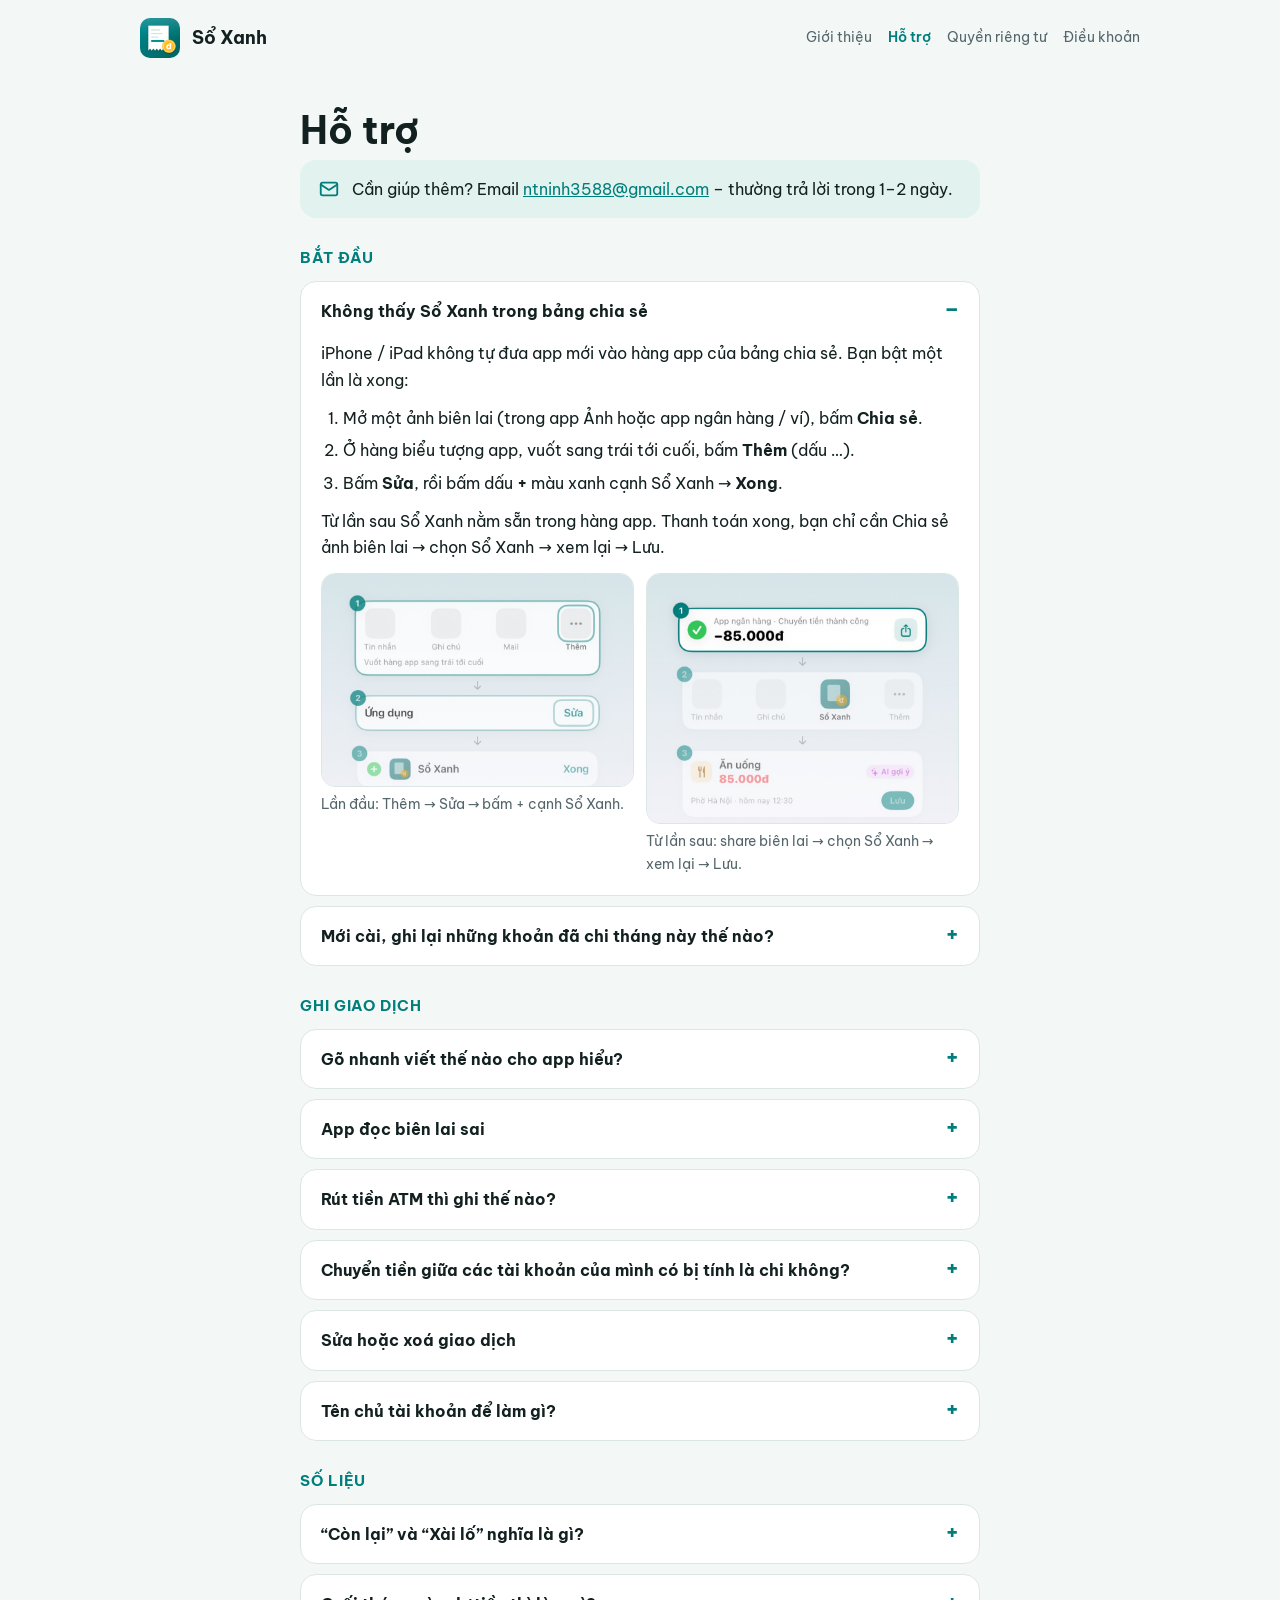
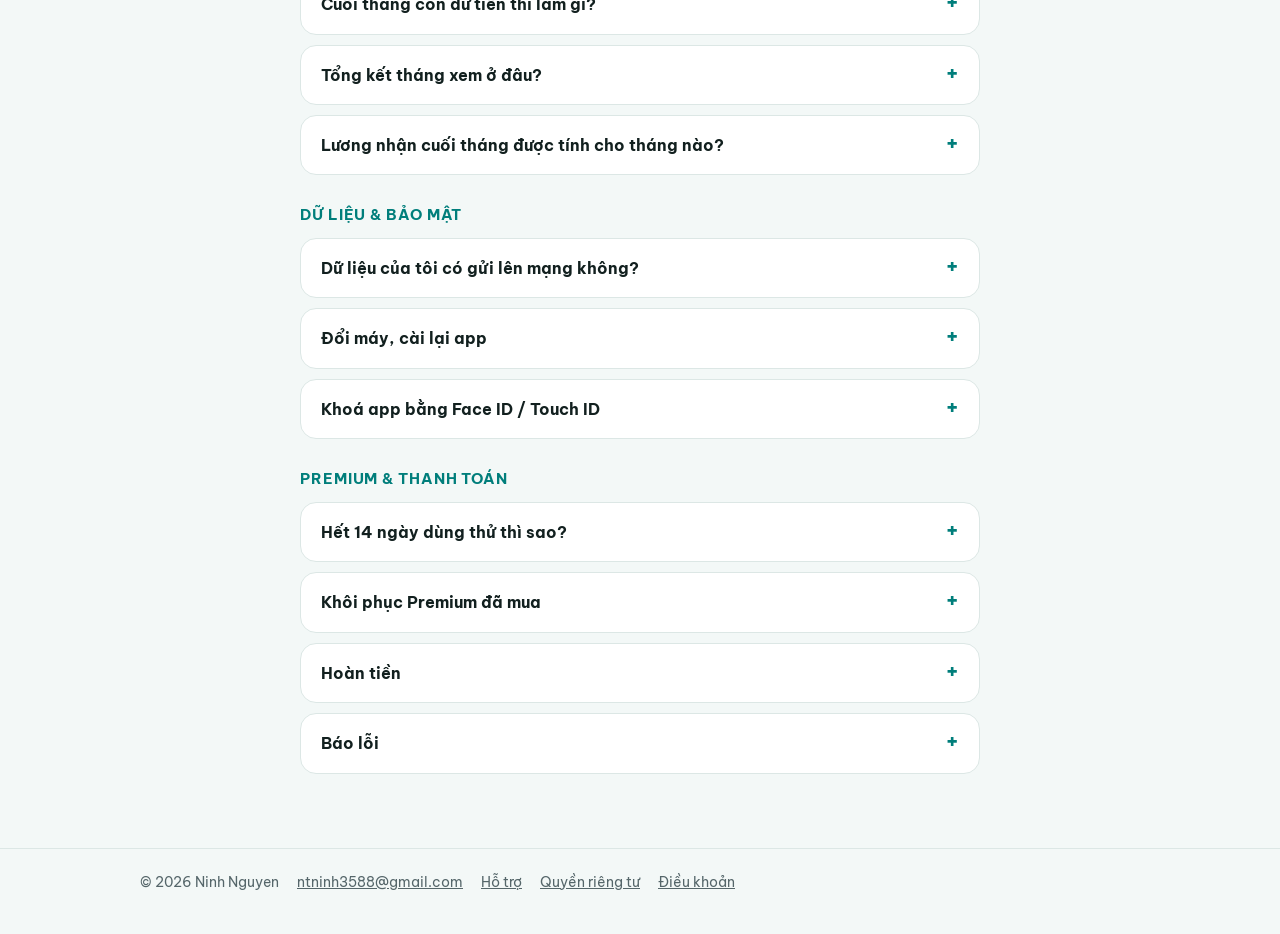
<file: support.html>
<!doctype html>
<html lang="vi">
<head>
<meta charset="utf-8">
<meta name="viewport" content="width=device-width, initial-scale=1">
<title>Hỗ trợ – Sổ Xanh</title>
<meta name="description" content="Hỗ trợ">
<link rel="preconnect" href="https://fonts.googleapis.com"><link rel="preconnect" href="https://fonts.gstatic.com" crossorigin>
<link rel="stylesheet" href="https://fonts.googleapis.com/css2?family=Be+Vietnam+Pro:wght@400;500;600;700;800&display=swap">
<link rel="stylesheet" href="style.css?v=313633b8">
<link rel="icon" href="icon.png">
<link rel="apple-touch-icon" href="icon.png">
</head>
<body>
<header class="wrap top"><img src="icon.png" alt=""><a class="brand" href="index.html">Sổ Xanh</a><nav><a href="index.html">Giới thiệu</a><a href="support.html" aria-current="page">Hỗ trợ</a><a href="privacy.html">Quyền riêng tư</a><a href="terms.html">Điều khoản</a></nav></header>
<main class="wrap narrow page"><h1>Hỗ trợ</h1><div class="contact"><svg class="i" viewBox="0 0 24 24" fill="none" stroke="currentColor" stroke-width="2" stroke-linecap="round" stroke-linejoin="round" aria-hidden="true"><rect x="3" y="5" width="18" height="14" rx="2"/><path d="M3 7l9 6 9-6"/></svg><div>Cần giúp thêm? Email <a href="mailto:ntninh3588@gmail.com">ntninh3588@gmail.com</a> – thường trả lời trong 1–2 ngày.</div></div>
<h2 class="faq-group">Bắt đầu</h2>
<details open><summary>Không thấy Sổ Xanh trong bảng chia sẻ</summary><div class="body"><p>iPhone / iPad không tự đưa app mới vào hàng app của bảng chia sẻ. Bạn bật một lần là xong:</p><ol><li>Mở một ảnh biên lai (trong app Ảnh hoặc app ngân hàng / ví), bấm <b>Chia sẻ</b>.</li><li>Ở hàng biểu tượng app, vuốt sang trái tới cuối, bấm <b>Thêm</b> (dấu …).</li><li>Bấm <b>Sửa</b>, rồi bấm dấu <b>+</b> màu xanh cạnh Sổ Xanh → <b>Xong</b>.</li></ol><p>Từ lần sau Sổ Xanh nằm sẵn trong hàng app. Thanh toán xong, bạn chỉ cần Chia sẻ ảnh biên lai → chọn Sổ Xanh → xem lại → Lưu.</p><div class="steps"><figure><img src="img/share-1.jpg" alt="Bảng chia sẻ: vuốt hàng app tới cuối, bấm Thêm, bấm Sửa, bấm dấu cộng cạnh Sổ Xanh" loading="lazy"><figcaption>Lần đầu: Thêm → Sửa → bấm + cạnh Sổ Xanh.</figcaption></figure><figure><img src="img/share-0.jpg" alt="Share biên lai từ app ngân hàng sang Sổ Xanh, app điền sẵn số tiền và danh mục" loading="lazy"><figcaption>Từ lần sau: share biên lai → chọn Sổ Xanh → xem lại → Lưu.</figcaption></figure></div></div></details>
<details><summary>Mới cài, ghi lại những khoản đã chi tháng này thế nào?</summary><div class="body"><p>Lúc chưa có giao dịch nào, màn <b>Giao dịch</b> hiện thẻ <b>&quot;Bắt đầu ghi chi tiêu&quot;</b> với 3 cách nhập bù:</p><ul><li><b>Ảnh biên lai hoặc lịch sử giao dịch</b>: chọn tối đa 10 ảnh một lần. Nhanh nhất là chụp màn hình <b>lịch sử giao dịch</b> trong app ngân hàng / ví – một ảnh ra cả chục khoản, bạn tick những khoản muốn lưu rồi bấm Lưu.</li><li><b>Gõ nhiều khoản không có bill</b>: ví dụ &quot;phở 50k, cafe 30k, gửi xe 5k&quot; – mỗi dòng, hoặc mỗi đoạn cách nhau dấu phẩy, là một khoản.</li><li><b>Nhập tay</b>: từng khoản, đủ thông tin.</li></ul><p>Không cần nhập đủ từng đồng – có các khoản lớn là số liệu tháng này đã sát. Từ tháng sau chỉ cần ghi khoản mới.</p><figure class="faqshot phone"><img src="img/faq-start.jpg" alt="Màn Giao dịch lúc chưa có giao dịch: thẻ Bắt đầu ghi chi tiêu với 3 cách nhập" loading="lazy"><figcaption>Thẻ “Bắt đầu ghi chi tiêu” khi chưa có giao dịch nào.</figcaption></figure></div></details><h2 class="faq-group">Ghi giao dịch</h2>
<details><summary>Gõ nhanh viết thế nào cho app hiểu?</summary><div class="body"><p>Gõ như nhắn tin: tên khoản + số tiền. App tự hiểu thu hay chi, ngày và danh mục, rồi mở màn xác nhận để bạn xem lại trước khi lưu.</p><ul><li><b>Số tiền</b>: 50k / 50 nghìn / 50 ngàn = 50.000đ; 1tr5 hoặc 1,5tr = 1.500.000đ; 1 xị = 100.000đ; ghi đủ 50.000 cũng được.</li><li><b>Ngày</b>: thêm &quot;hôm qua&quot;, &quot;hôm kia&quot;, &quot;tối qua&quot;; không ghi thì là hôm nay.</li><li><b>Khoản thu</b>: &quot;lương 15tr&quot;, &quot;mẹ cho 500k&quot; – app ghi là khoản thu.</li><li><b>Nhiều khoản một lần</b>: mỗi dòng một khoản (bấm Return để xuống dòng), hoặc cách nhau dấu phẩy khi mỗi khoản đều có số tiền: &quot;phở 50k, cafe 30k&quot;.</li></ul><p>Gõ nhanh là tính năng Premium (có 14 ngày dùng thử miễn phí).</p></div></details>
<details><summary>App đọc biên lai sai</summary><div class="body"><p>App không tự lưu: ảnh nào cũng mở màn xác nhận trước. Các ô có nhãn <b>&quot;AI gợi ý&quot;</b> là app tự điền – chạm vào để sửa số tiền, ngày, danh mục, rồi bấm Lưu.</p><p>Bạn đổi danh mục thì app nhớ: lần sau gặp cùng nơi trả / cùng nội dung sẽ tự chọn đúng danh mục bạn đã sửa.</p><p>Mẫu biên lai nào app hay đọc sai, bạn gửi báo lỗi (cách ở mục Báo lỗi) và ghi tên ngân hàng / ví – mình sẽ thêm cách đọc cho mẫu đó.</p><figure class="faqshot"><img src="img/faq-receipt.jpg" alt="Màn xác nhận giao dịch: các ô có nhãn AI gợi ý, sửa được trước khi lưu" loading="lazy"><figcaption>Ô có nhãn “AI gợi ý” là app tự điền – chạm để sửa, rồi bấm Lưu.</figcaption></figure></div></details>
<details><summary>Rút tiền ATM thì ghi thế nào?</summary><div class="body"><p>Khi đọc được biên lai rút tiền ATM, app hỏi bạn chọn 1 trong 2 để không bị tính 2 lần:</p><ul><li><b>Thêm vào chi tiêu</b>: coi như số tiền rút ra đã tiêu hết. Sau này tiêu tiền mặt thì <b>không</b> nhập lại.</li><li><b>Không thêm</b>: không ghi khoản rút. Sau này tiêu tiền mặt khoản nào thì nhập khoản đó (gõ nhanh là tiện nhất).</li></ul><p>Cách nào cũng đúng, miễn sau đó bạn làm đúng như đã chọn.</p><figure class="faqshot phone"><img src="img/faq-atm.jpg" alt="Màn xác nhận rút tiền ATM: chọn Thêm vào chi tiêu hoặc Không thêm" loading="lazy"><figcaption>Rút tiền ATM: chọn 1 trong 2 rồi bấm Lưu.</figcaption></figure></div></details>
<details><summary>Chuyển tiền giữa các tài khoản của mình có bị tính là chi không?</summary><div class="body"><p>Khi người chuyển và người nhận trên biên lai đều là bạn (ví dụ chuyển từ ngân hàng sang ví MoMo của mình), app hiện dòng cam <b>&quot;Có vẻ là chuyển tiền giữa các tài khoản của bạn&quot;</b>. Đây thường không phải chi tiêu thật – bấm <b>Huỷ</b> để không ghi. Nếu đúng là một khoản chi thì bạn vẫn bấm Lưu được.</p><p>Để app nhận ra, bạn cần nhập <b>Tên chủ tài khoản</b> (mục dưới).</p><figure class="faqshot phone"><img src="img/faq-self.jpg" alt="Màn xác nhận có dòng cảnh báo chuyển tiền giữa các tài khoản của bạn" loading="lazy"><figcaption>Chuyển giữa các tài khoản của bạn: bấm Huỷ nếu không muốn ghi.</figcaption></figure></div></details>
<details><summary>Sửa hoặc xoá giao dịch</summary><div class="body"><p><b>Chạm</b> vào giao dịch để mở màn sửa. <b>Nhấn giữ</b> giao dịch → <b>Xoá giao dịch</b> để xoá; app hỏi lại trước khi xoá. Màn sửa cũng có nút Xoá giao dịch ở cuối.</p><p>Nếu khoản chi đó có trừ vào quỹ tiết kiệm, phần đã trừ được hoàn lại vào quỹ.</p></div></details>
<details><summary>Tên chủ tài khoản để làm gì?</summary><div class="body"><p>Là tên của bạn in trên biên lai chuyển khoản, thường viết hoa không dấu (ví dụ NGUYEN VAN AN). App dùng tên này để biết:</p><ul><li>khoản nào là người khác chuyển cho bạn (khoản thu), khoản nào bạn chuyển đi (khoản chi);</li><li>khoản nào là chuyển giữa các tài khoản của chính bạn (để không tính là chi).</li></ul><p>Nhập ở <b>Cài đặt → Tên chủ tài khoản</b>. Tên chỉ lưu trên máy của bạn. Bỏ trống thì app vẫn chạy, chỉ là đoán thu / chi kém hơn.</p></div></details><h2 class="faq-group">Số liệu</h2>
<details><summary>“Còn lại” và “Xài lố” nghĩa là gì?</summary><div class="body"><p><b>Còn lại</b> = Thu − Tiết kiệm − Chi của tháng đang xem. Tiết kiệm là số bạn bỏ vào quỹ trong tháng. Nếu tháng trước bạn chọn <b>cộng dồn</b> tiền dư thì số đó được cộng vào tháng này.</p><p>Khi tháng đã có khoản thu mà chi nhiều hơn, thẻ tháng đổi thành <b>&quot;Xài lố&quot;</b> màu đỏ kèm số tiền bị lố. Nếu bạn có quỹ tiết kiệm, app hỏi có muốn lấy tiền từ quỹ để bù không.</p><p>Tháng chưa nhập khoản thu nào (ví dụ chưa tới ngày nhận lương) thì app chưa báo xài lố và số Còn lại có thể âm – nhập lương vào là biết còn lại bao nhiêu.</p></div></details>
<details><summary>Cuối tháng còn dư tiền thì làm gì?</summary><div class="body"><p>Từ ngày cuối tháng, tab <b>Tiết kiệm</b> nhắc <b>Chia</b> tiền dư. Bạn chọn:</p><ul><li><b>Chia vào quỹ</b>: bỏ từng phần vào quỹ bạn muốn (quỹ khẩn cấp, du lịch…).</li><li><b>Cộng dồn sang tháng sau</b>: phần chưa chia được cộng vào số Còn lại của tháng sau – hợp khi bạn muốn để dành tiêu tiếp.</li></ul><p>Bỏ tiền dư vào quỹ cần Premium; cộng dồn luôn miễn phí. Chia nhầm vào quỹ: mở quỹ đó, nhấn giữ dòng <b>Chia tiền dư</b> để xoá. Cộng dồn nhầm: ở màn <b>Giao dịch</b>, nhấn giữ dòng cộng dồn trên thẻ tháng → <b>Huỷ cộng dồn</b>.</p></div></details>
<details><summary>Tổng kết tháng xem ở đâu?</summary><div class="body"><p>Ở tab <b>Thống kê</b>, bấm <b>Xem Tổng kết tháng</b> (chọn tab Năm để xem Tổng kết năm). Đầu tháng, app nhắc ngay ở đó khi tổng kết tháng vừa qua đã sẵn sàng.</p><p>Tổng kết cần tháng có đủ vài khoản ghi chép. Bạn lưu được ảnh hoặc video để chia sẻ, và có thể ẩn số tiền trên ảnh.</p></div></details>
<details><summary>Lương nhận cuối tháng được tính cho tháng nào?</summary><div class="body"><p>Lương nhận cuối tháng (ví dụ ngày 28/9) thường là tiền để tiêu tháng sau. Vì vậy khoản <b>Lương</b> nhận từ ngày 20 trở đi, app tự tính cho <b>tháng sau</b> – màn xác nhận có ô <b>&quot;Tính cho&quot;</b> ghi rõ tháng nào.</p><p>Muốn khác thì chọn lại tháng ở ô đó (tháng trước / tháng nhận / tháng sau); app nhớ lựa chọn của bạn cho các lần sau. Ngày giao dịch thật vẫn giữ nguyên.</p><figure class="faqshot phone"><img src="img/faq-salary.jpg" alt="Form khoản Lương ngày 28/9 có ô Tính cho tháng 10" loading="lazy"><figcaption>Ô “Tính cho”: lương 28/9 tính cho tháng 10.</figcaption></figure></div></details><h2 class="faq-group">Dữ liệu &amp; bảo mật</h2>
<details><summary>Dữ liệu của tôi có gửi lên mạng không?</summary><div class="body"><p>Không. Sổ Xanh không có máy chủ và không cần tài khoản. Ảnh biên lai được đọc ngay trên máy; app không lưu ảnh, chỉ giữ phần chữ đọc được kèm giao dịch. Giao dịch nằm trên iPhone / iPad của bạn (và trong bản sao lưu của máy nếu bạn bật).</p><p>Xem chi tiết ở <a href="privacy.html">Chính sách quyền riêng tư</a>.</p></div></details>
<details><summary>Đổi máy, cài lại app</summary><div class="body"><p>Dữ liệu chỉ nằm trên máy, nên <b>trước khi đổi máy hoặc xoá app</b> bạn nhớ sao lưu:</p><ol><li>Vào <b>Cài đặt → Sao lưu &amp; khôi phục → Sao lưu ra file</b>, chọn nơi lưu file (Tệp, iCloud Drive…).</li><li>Ở máy mới, cài Sổ Xanh, vào <b>Cài đặt → Sao lưu &amp; khôi phục → Khôi phục từ file sao lưu</b>, chọn file vừa lưu.</li><li>Chọn <b>&quot;Thay thế toàn bộ&quot;</b> (máy mới) hoặc <b>&quot;Gộp vào dữ liệu hiện có&quot;</b> (máy đã có giao dịch).</li></ol><p>Nếu bạn chuyển máy bằng bản sao lưu iCloud / máy tính của cả iPhone / iPad thì dữ liệu Sổ Xanh cũng đi theo.</p><figure class="faqshot"><img src="img/faq-backup.jpg" alt="Cài đặt: ô Sao lưu và khôi phục, ô Khoá bằng Face ID" loading="lazy"><figcaption>Cài đặt → Sao lưu &amp; khôi phục.</figcaption></figure></div></details>
<details><summary>Khoá app bằng Face ID / Touch ID</summary><div class="body"><p>Vào <b>Cài đặt</b>, bật ô <b>Khoá bằng Face ID</b> (máy dùng vân tay thì ghi <b>Touch ID</b>). Mỗi lần mở app phải xác thực; không nhận được mặt / vân tay thì nhập mật mã máy. Bảng chia sẻ biên lai không bị khoá để bạn vẫn ghi nhanh được.</p></div></details><h2 class="faq-group">Premium &amp; thanh toán</h2>
<details><summary>Hết 14 ngày dùng thử thì sao?</summary><div class="body"><p>Không mất gì và không bị trừ tiền.</p><ul><li><b>Vẫn miễn phí</b>: dữ liệu cũ (xem, sửa, xoá), nhập tay, thống kê, Tổng kết tháng / năm, ngân sách, danh mục, cộng dồn tiền dư, sao lưu, khoá Face ID / Touch ID, rút tiền khỏi quỹ.</li><li><b>Cần Premium</b>: đọc ảnh biên lai (share hoặc chọn ảnh), ảnh lịch sử giao dịch, gõ nhanh, tạo quỹ / nạp, chia tiền dư vào quỹ.</li></ul><p>Mở khoá vĩnh viễn là trả một lần (giá ghi trên màn Premium), không thuê bao, không tự gia hạn.</p><figure class="faqshot"><img src="img/faq-expired.jpg" alt="Màn Premium khi hết dùng thử: dữ liệu vẫn còn nguyên, xem và sửa được" loading="lazy"><figcaption>Hết dùng thử: dữ liệu vẫn còn nguyên.</figcaption></figure></div></details>
<details><summary>Khôi phục Premium đã mua</summary><div class="body"><p>Premium gắn với <b>tài khoản Apple</b> (Apple ID) bạn dùng để mua, không gắn với máy. Cài lại app hoặc dùng iPhone / iPad khác cùng Apple ID thì thường tự mở lại.</p><p>Nếu chưa: <b>Cài đặt → Sổ Xanh Premium → Khôi phục giao dịch mua</b> (nút dưới cùng). Vẫn không được thì kiểm tra máy đang đăng nhập App Store đúng Apple ID đã mua.</p><figure class="faqshot phone"><img src="img/faq-unlocked.jpg" alt="Màn Premium: Bạn đã có Premium, nút Khôi phục giao dịch mua ở dưới" loading="lazy"><figcaption>Cài đặt → Sổ Xanh Premium → Khôi phục giao dịch mua (dưới cùng).</figcaption></figure></div></details>
<details><summary>Hoàn tiền</summary><div class="body"><p>Thanh toán do Apple xử lý nên Apple xét hoàn tiền. Bạn yêu cầu tại <a href="https://reportaproblem.apple.com">reportaproblem.apple.com</a>, đăng nhập bằng Apple ID đã mua, chọn Sổ Xanh và lý do.</p></div></details>
<details><summary>Báo lỗi</summary><div class="body"><p>Trong app: <b>Cài đặt → Hỗ trợ → Gửi báo lỗi kèm nhật ký</b>. App mở thư soạn sẵn có phiên bản app, đời máy và nhật ký kỹ thuật (không có giao dịch hay dữ liệu cá nhân). Bạn ghi thêm lỗi xảy ra thế nào, xem lại rồi mới gửi.</p><figure class="faqshot"><img src="img/faq-help.jpg" alt="Cài đặt, mục Hỗ trợ: Gửi báo lỗi kèm nhật ký" loading="lazy"><figcaption>Cài đặt → Hỗ trợ → Gửi báo lỗi kèm nhật ký.</figcaption></figure></div></details></main>
<footer><div class="wrap"><span>© 2026 Ninh Nguyen</span><a href="mailto:ntninh3588@gmail.com">ntninh3588@gmail.com</a>
<a href="support.html">Hỗ trợ</a><a href="privacy.html">Quyền riêng tư</a><a href="terms.html">Điều khoản</a></div></footer>
</body>
</html>
</file>
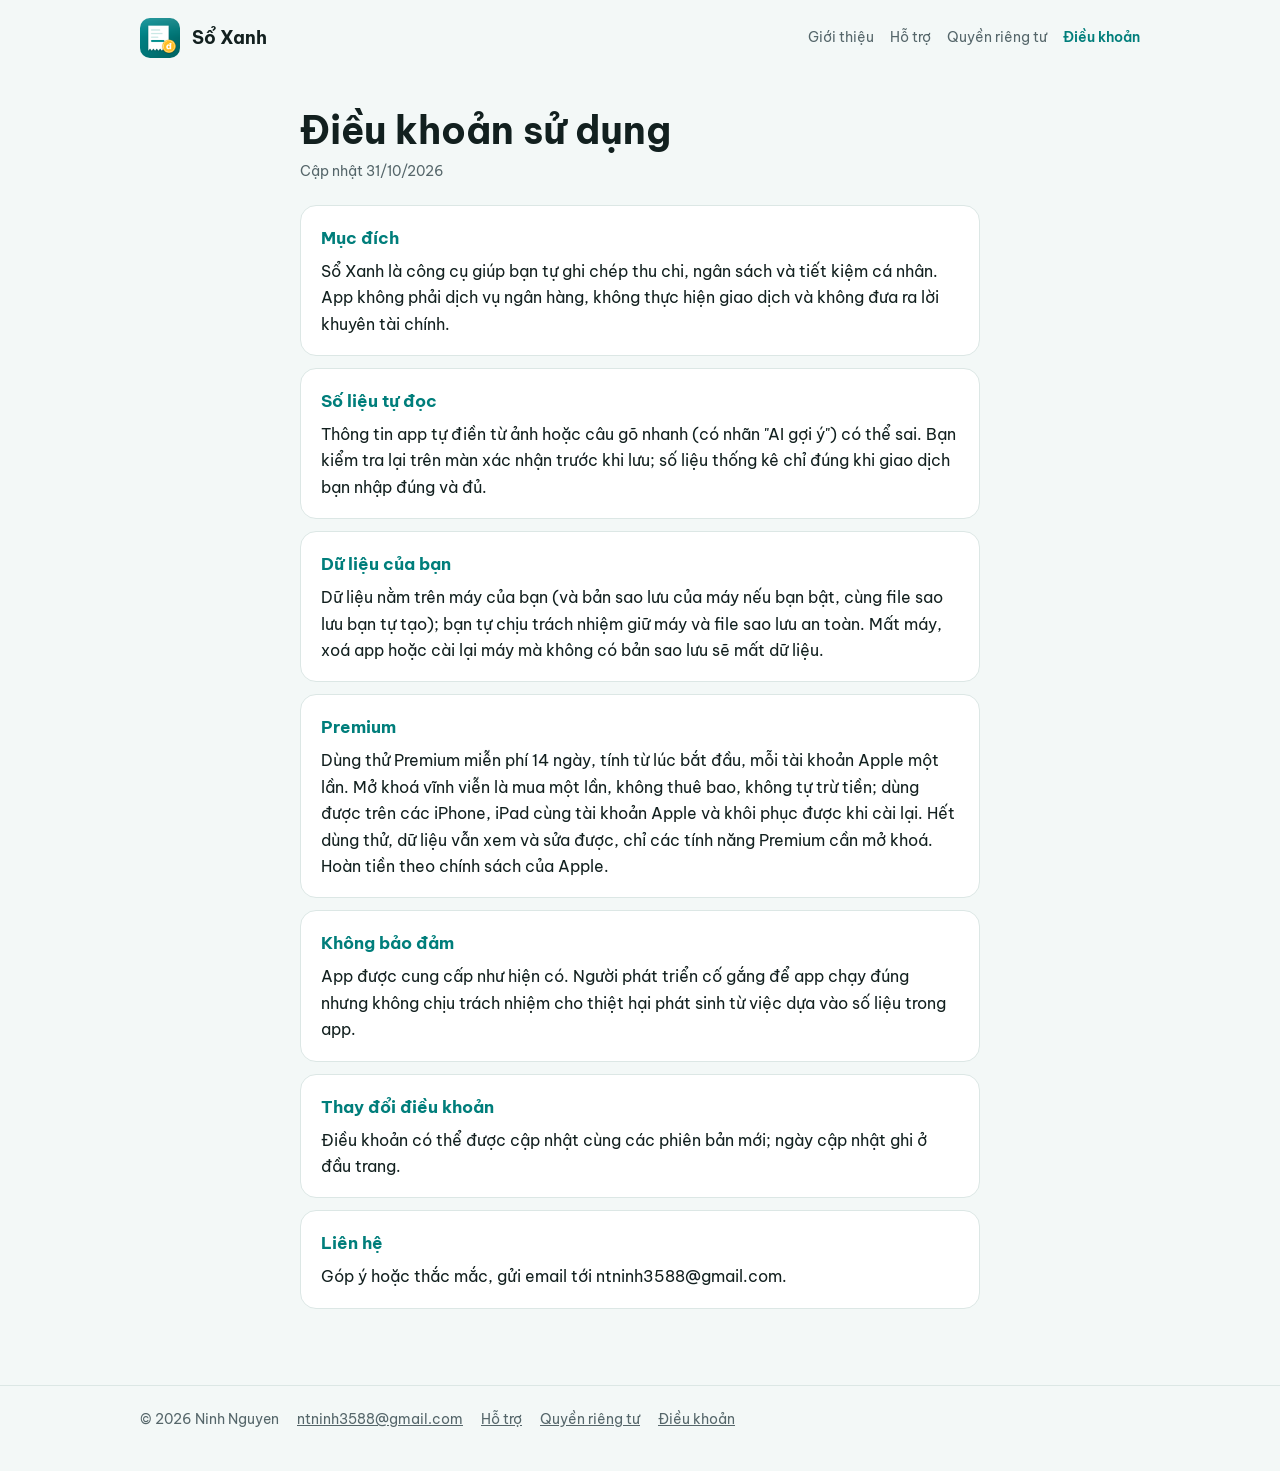
<file: terms.html>
<!doctype html>
<html lang="vi">
<head>
<meta charset="utf-8">
<meta name="viewport" content="width=device-width, initial-scale=1">
<title>Điều khoản sử dụng – Sổ Xanh</title>
<meta name="description" content="Điều khoản sử dụng">
<link rel="preconnect" href="https://fonts.googleapis.com"><link rel="preconnect" href="https://fonts.gstatic.com" crossorigin>
<link rel="stylesheet" href="https://fonts.googleapis.com/css2?family=Be+Vietnam+Pro:wght@400;500;600;700;800&display=swap">
<link rel="stylesheet" href="style.css?v=313633b8">
<link rel="icon" href="icon.png">
<link rel="apple-touch-icon" href="icon.png">
</head>
<body>
<header class="wrap top"><img src="icon.png" alt=""><a class="brand" href="index.html">Sổ Xanh</a><nav><a href="index.html">Giới thiệu</a><a href="support.html">Hỗ trợ</a><a href="privacy.html">Quyền riêng tư</a><a href="terms.html" aria-current="page">Điều khoản</a></nav></header>
<main class="wrap narrow page"><h1>Điều khoản sử dụng</h1><p class="updated">Cập nhật 31/10/2026</p>
<section class="card"><h2>Mục đích</h2><p>Sổ Xanh là công cụ giúp bạn tự ghi chép thu chi, ngân sách và tiết kiệm cá nhân. App không phải dịch vụ ngân hàng, không thực hiện giao dịch và không đưa ra lời khuyên tài chính.</p></section>
<section class="card"><h2>Số liệu tự đọc</h2><p>Thông tin app tự điền từ ảnh hoặc câu gõ nhanh (có nhãn &quot;AI gợi ý&quot;) có thể sai. Bạn kiểm tra lại trên màn xác nhận trước khi lưu; số liệu thống kê chỉ đúng khi giao dịch bạn nhập đúng và đủ.</p></section>
<section class="card"><h2>Dữ liệu của bạn</h2><p>Dữ liệu nằm trên máy của bạn (và bản sao lưu của máy nếu bạn bật, cùng file sao lưu bạn tự tạo); bạn tự chịu trách nhiệm giữ máy và file sao lưu an toàn. Mất máy, xoá app hoặc cài lại máy mà không có bản sao lưu sẽ mất dữ liệu.</p></section>
<section class="card"><h2>Premium</h2><p>Dùng thử Premium miễn phí 14 ngày, tính từ lúc bắt đầu, mỗi tài khoản Apple một lần. Mở khoá vĩnh viễn là mua một lần, không thuê bao, không tự trừ tiền; dùng được trên các iPhone, iPad cùng tài khoản Apple và khôi phục được khi cài lại. Hết dùng thử, dữ liệu vẫn xem và sửa được, chỉ các tính năng Premium cần mở khoá. Hoàn tiền theo chính sách của Apple.</p></section>
<section class="card"><h2>Không bảo đảm</h2><p>App được cung cấp như hiện có. Người phát triển cố gắng để app chạy đúng nhưng không chịu trách nhiệm cho thiệt hại phát sinh từ việc dựa vào số liệu trong app.</p></section>
<section class="card"><h2>Thay đổi điều khoản</h2><p>Điều khoản có thể được cập nhật cùng các phiên bản mới; ngày cập nhật ghi ở đầu trang.</p></section>
<section class="card"><h2>Liên hệ</h2><p>Góp ý hoặc thắc mắc, gửi email tới ntninh3588@gmail.com.</p></section></main>
<footer><div class="wrap"><span>© 2026 Ninh Nguyen</span><a href="mailto:ntninh3588@gmail.com">ntninh3588@gmail.com</a>
<a href="support.html">Hỗ trợ</a><a href="privacy.html">Quyền riêng tư</a><a href="terms.html">Điều khoản</a></div></footer>
</body>
</html>
</file>
<file: style.css>
/* Trang web của app Sổ Xanh. Bố cục: cột giữa rộng 1040px; trang giới thiệu xen kẽ chữ – ảnh app trong khung iPhone,
   các trang chữ (chính sách, điều khoản, hỗ trợ) cột hẹp 720px. Màu theo app: xanh ngọc, nền hơi ngả xanh. */
:root {
  --bg: #F3F8F7; --card: #FFFFFF; --fg: #12201F; --muted: #55666A; --line: #DCE7E5;
  --accent: #007E7B; --deep: #004B4E; --tint: #E2F2EF; --mint: #9FF0E8; --coin: #FFB020;
  --body: "Be Vietnam Pro", -apple-system, system-ui, "Segoe UI", Roboto, sans-serif;
}
@media (prefers-color-scheme: dark) {
  :root { --bg: #0A1413; --card: #12201F; --fg: #E6F0EF; --muted: #9AB0AE; --line: #22363A; --accent: #3CC9C0; --deep: #08302F; --tint: #10302E; color-scheme: dark; }
}
* { box-sizing: border-box; }
html { -webkit-text-size-adjust: 100%; }
body { margin: 0; background: var(--bg); color: var(--fg); font: 16px/1.65 var(--body); }
img { max-width: 100%; display: block; }
a { color: var(--accent); overflow-wrap: anywhere; }
.wrap { max-width: 1040px; margin: 0 auto; padding-inline: 20px; }
.narrow { max-width: 720px; }
.i { width: 22px; height: 22px; flex: none; }

header.top { display: flex; align-items: center; gap: 12px; padding-block: 18px; flex-wrap: wrap; }
header.top img { width: 40px; height: 40px; border-radius: 10px; }
header.top .brand { color: inherit; text-decoration: none; font-weight: 700; font-size: 18px; }
nav { margin-left: auto; display: flex; gap: 16px; flex-wrap: wrap; font-size: 14px; }
nav a { color: var(--muted); text-decoration: none; }
nav a[aria-current] { color: var(--accent); font-weight: 600; }

/* Phần đầu trang giới thiệu */
.hero { background: linear-gradient(160deg, #00857F 0%, #005E62 60%, #00474A 100%); color: #fff; overflow: hidden; }
.hero .inner { display: grid; grid-template-columns: 1.1fr .9fr; gap: 32px; align-items: end; padding-block: 56px 0; }
.hero h1 { font-size: clamp(34px, 6vw, 56px); line-height: 1.08; margin: 0 0 14px; letter-spacing: -.02em; text-wrap: balance; }
.hero h1 span { color: var(--mint); }
.hero p.lead { font-size: 19px; margin: 0 0 22px; max-width: 34ch; opacity: .92; }
.badges { display: flex; flex-wrap: wrap; gap: 8px; margin: 0 0 26px; padding: 0; list-style: none; }
.badges li { display: flex; align-items: center; gap: 6px; background: rgba(255,255,255,.13); border-radius: 999px; padding: 6px 12px; font-size: 14px; font-weight: 600; }
.badges .i { width: 16px; height: 16px; }
.soon { text-decoration: none; transition: transform .15s; display: inline-flex; align-items: center; gap: 10px; background: #fff; color: #00474A; border-radius: 14px; padding: 10px 16px; font-weight: 700; margin-bottom: 56px; }
.soon small { display: block; font-weight: 500; font-size: 12px; color: #55666A; }
.soon:hover { transform: translateY(-2px); }
.soon .go { margin-left: 6px; font-size: 20px; color: #00857F; }
.get { text-align: center; margin-top: 28px; }
.get .soon { margin-bottom: 0; text-align: left; box-shadow: 0 0 0 1.5px var(--line); }
.hero .shot { align-self: end; justify-self: center; width: min(330px, 80vw); margin-inline: auto; }

/* Khung iPhone cho ảnh app */
.device { border-radius: 46px; background: #0E1213; padding: 10px; box-shadow: 0 30px 70px rgba(0, 40, 40, .35); }
.device img { border-radius: 37px; }
.hero .device { border-bottom-left-radius: 0; border-bottom-right-radius: 0; padding-bottom: 0; }
.hero .device img { border-bottom-left-radius: 0; border-bottom-right-radius: 0; width: 100%; height: 520px; object-fit: cover; object-position: top; }
/* Đầu trang (07/10/2026): iPad phía sau, iPhone đè góc trái phía trước – thấy ngay app chạy cả 2 máy. */
.hero .shot.duo { position: relative; width: min(560px, 100%); height: 520px; }
.hero .duo .hero-tablet { position: absolute; right: 0; bottom: 0; width: 88%; border-bottom-left-radius: 0; border-bottom-right-radius: 0; padding-bottom: 0; box-shadow: 0 30px 70px rgba(0, 20, 20, .45); }
.hero .duo .hero-tablet img { border-bottom-left-radius: 0; border-bottom-right-radius: 0; height: 440px; object-fit: cover; object-position: top left; }
.hero .duo .device { position: absolute; left: 0; bottom: 0; width: 42%; z-index: 1; }
.hero .duo .device img { height: 400px; }

/* Khối tính năng: chữ + ảnh, xen kẽ trái phải */
.features { padding-block: 72px 24px; display: flex; flex-direction: column; gap: 80px; }
.feature { display: grid; grid-template-columns: 1fr 300px; gap: 48px; align-items: center; }
.feature.flip { grid-template-columns: 300px 1fr; }
.feature.flip .text { order: 2; }
.feature .kicker { color: var(--accent); font-weight: 700; font-size: 14px; letter-spacing: .06em; text-transform: uppercase; margin: 0 0 8px; }
.feature h2 { font-size: clamp(26px, 4vw, 36px); line-height: 1.2; margin: 0 0 12px; text-wrap: balance; }
.feature p { margin: 0 0 10px; color: var(--muted); max-width: 46ch; }
.feature ul { margin: 12px 0 0; padding: 0; list-style: none; display: grid; gap: 8px; }
.feature li { display: flex; gap: 10px; align-items: flex-start; }
.feature li .i { color: var(--accent); width: 20px; height: 20px; margin-top: 3px; }
/* Cặp ảnh "màn chia sẻ → app đọc xong": 2 máy cạnh nhau, mũi tên ở giữa, giữ cạnh nhau cả trên điện thoại */
.feature.pair { grid-template-columns: 1fr 470px; }
.feature.pair.flip { grid-template-columns: 470px 1fr; }
.flow { display: grid; grid-template-columns: 1fr 28px 1fr; align-items: start; gap: 6px; }
.feature.trio { grid-template-columns: 1fr; gap: 28px; }
.feature.trio .flow { grid-template-columns: 1fr 28px 1fr 28px 1fr; max-width: 720px; width: 100%; justify-self: center; }
.flow figure { margin: 0; min-width: 0; }
/* Viền, góc bo theo % chiều rộng máy: máy nhỏ trên điện thoại không bị viền dày như viên thuốc */
.flow .device { border-radius: 15% / 7%; padding: 3.5%; }
.flow .device img { width: 100%; height: auto; border-radius: 12% / 5.6%; }
.flow figcaption { font-size: 14px; color: var(--muted); text-align: center; margin-top: 10px; line-height: 1.35; }
.flow > .i { color: var(--accent); width: 28px; height: 28px; align-self: center; margin-bottom: 40px; }
.ipad-band { display: grid; grid-template-columns: 1fr 1.6fr; gap: 48px; align-items: center; padding-block: 24px 8px; }
.ipad-band h2 { font-size: clamp(26px, 4vw, 36px); line-height: 1.2; margin: 0 0 12px; text-wrap: balance; }
.ipad-band p { color: var(--muted); max-width: 46ch; }
.ipad-band .kicker { color: var(--accent); font-weight: 700; font-size: 14px; letter-spacing: .06em; text-transform: uppercase; margin: 0 0 8px; }
.tablet { background: #0E1213; border-radius: 34px; padding: 14px; box-shadow: 0 30px 70px rgba(0, 40, 40, .35); max-width: 100%; }
.tablet img { display: block; width: 100%; height: auto; border-radius: 22px; }
.demo { display: grid; grid-template-columns: 1fr auto; gap: 48px; align-items: center; padding-block: 64px 0; }
.demo h2 { font-size: clamp(26px, 4vw, 36px); line-height: 1.2; margin: 0 0 12px; text-wrap: balance; }
.demo .kicker { color: var(--accent); font-weight: 700; font-size: 14px; letter-spacing: .06em; text-transform: uppercase; margin: 0 0 8px; }
.demo ol { margin: 0; padding-left: 22px; display: grid; gap: 8px; color: var(--muted); }
.demo .device { width: min(300px, 80vw); }
.demo video { display: block; width: 100%; height: auto; aspect-ratio: 444 / 962; border-radius: 37px; background: #0E1213; }
.player { position: relative; }
.play { position: absolute; left: 50%; top: 50%; translate: -50% -50%; width: 84px; height: 84px; border: 0; border-radius: 50%; cursor: pointer;
  background: rgba(0, 94, 98, .9); color: #fff; box-shadow: 0 10px 30px rgba(0, 40, 40, .35); display: grid; place-items: center; }
.play svg { width: 40px; height: 40px; fill: currentColor; margin-left: 5px; }
.play:hover { background: #00857F; scale: 1.05; }
.play[hidden] { display: none; }
.watch { display: inline-block; margin: 0 0 22px; color: var(--mint); font-weight: 600; }
.example { display: inline-block; font-weight: 700; background: var(--tint); color: var(--accent); padding: 2px 10px; border-radius: 8px; }

/* Dải riêng tư */
.privacy-band { background: var(--deep); color: #E6F4F2; margin-top: 64px; }
.privacy-band .wrap { padding-block: 56px; }
.privacy-band h2 { color: #fff; font-size: clamp(26px, 4vw, 34px); margin: 0 0 8px; }
.privacy-band > .wrap > p { margin: 0 0 28px; max-width: 60ch; opacity: .85; }
.grid4 { display: grid; grid-template-columns: repeat(4, 1fr); gap: 14px; }
.tile { background: rgba(255,255,255,.07); border: 1px solid rgba(255,255,255,.12); border-radius: 16px; padding: 18px; }
.tile .i { color: var(--mint); width: 26px; height: 26px; margin-bottom: 10px; }
.tile b { display: block; color: #fff; margin-bottom: 4px; }
.tile span { font-size: 14px; opacity: .8; }

/* Giá */
.pricing { padding-block: 64px; }
.pricing h2 { font-size: clamp(26px, 4vw, 34px); margin: 0 0 24px; text-align: center; }
.plans { display: grid; grid-template-columns: 1fr 1fr; gap: 16px; }
.plan { background: var(--card); border: 1px solid var(--line); border-radius: 20px; padding: 24px; }
.plan.pro { border: 2px solid var(--accent); }
.plan h3 { margin: 0; font-size: 20px; }
.plan .price { font-size: 32px; font-weight: 800; margin: 6px 0 2px; font-variant-numeric: tabular-nums; }
.plan .note { color: var(--muted); font-size: 14px; margin: 0 0 14px; }
.plan ul { margin: 0; padding: 0; list-style: none; display: grid; gap: 8px; }
.plan li { display: flex; gap: 10px; }
.plan li .i { color: var(--accent); width: 20px; height: 20px; margin-top: 3px; }

/* Trang chữ */
.page { padding-block: 24px 64px; }
.page h1 { font-size: clamp(28px, 5vw, 38px); line-height: 1.2; margin: 8px 0 6px; text-wrap: balance; }
.updated { color: var(--muted); font-size: 14px; margin: 0 0 22px; }
.summary { display: grid; grid-template-columns: repeat(2, 1fr); gap: 10px; margin: 0 0 22px; }
.summary div { display: flex; gap: 10px; align-items: center; background: var(--tint); border-radius: 14px; padding: 12px 14px; font-weight: 600; font-size: 15px; }
.summary .i { color: var(--accent); }
section.card { background: var(--card); border: 1px solid var(--line); border-radius: 16px; padding: 18px 20px; margin-bottom: 12px; }
section.card h2 { font-size: 17px; margin: 0 0 6px; color: var(--accent); }
section.card p { margin: 0; }
details { background: var(--card); border: 1px solid var(--line); border-radius: 16px; margin-bottom: 10px; }
summary { cursor: pointer; padding: 16px 20px; font-weight: 700; list-style: none; display: flex; justify-content: space-between; gap: 12px; }
summary::-webkit-details-marker { display: none; }
summary::after { content: "+"; color: var(--accent); font-size: 22px; line-height: 1; }
details[open] summary::after { content: "–"; }
details .body { padding: 0 20px 18px; }
details .body p { margin: 0 0 12px; }
.faq-group { font-size: 15px; letter-spacing: .06em; text-transform: uppercase; color: var(--accent); margin: 28px 0 10px; }
details .body ul, details .body ol { margin: 0 0 12px; padding-left: 22px; display: grid; gap: 6px; }
.faqshot { margin: 4px 0 0; max-width: 420px; }
.faqshot img { border-radius: 14px; border: 1px solid var(--line); }
.faqshot.phone { max-width: 260px; }
.faqshot.phone img { border-radius: 28px; border: 8px solid #0E1213; }
.faqshot figcaption { font-size: 14px; color: var(--muted); margin-top: 6px; }
.steps { display: grid; grid-template-columns: 1fr 1fr; gap: 12px; margin-top: 6px; }
.steps figure { margin: 0; }
.steps img { border-radius: 14px; border: 1px solid var(--line); }
.steps figcaption { font-size: 14px; color: var(--muted); margin-top: 6px; }
.contact > div { min-width: 0; }
.contact { display: flex; gap: 12px; align-items: center; background: var(--tint); border-radius: 16px; padding: 16px 18px; margin-bottom: 22px; }
.contact .i { color: var(--accent); }

footer { border-top: 1px solid var(--line); color: var(--muted); font-size: 14px; }
footer .wrap { display: flex; flex-wrap: wrap; gap: 8px 18px; padding-block: 22px 40px; }
footer a { color: var(--muted); }
:focus-visible { outline: 2px solid var(--accent); outline-offset: 2px; border-radius: 6px; }

@media (max-width: 760px) {
  .hero .inner, .feature, .feature.flip, .plans { grid-template-columns: 1fr; }
  .feature.flip .text { order: 0; }
  .feature .device { max-width: 280px; justify-self: center; }
  .ipad-band { grid-template-columns: 1fr; gap: 20px; }
  .demo { grid-template-columns: 1fr; gap: 24px; justify-items: center; padding-block: 48px 0; }
  .tablet { border-radius: 22px; padding: 8px; }
  .tablet img { border-radius: 14px; }
  .feature.pair, .feature.pair.flip { grid-template-columns: 1fr; }
  .flow { max-width: 480px; width: 100%; justify-self: center; }
  .feature.trio .flow { grid-template-columns: 1fr 18px 1fr 18px 1fr; gap: 4px; }
  .feature.trio .flow > .i { width: 18px; height: 18px; }
  .feature.trio figcaption { font-size: 12px; }
  .flow .device { max-width: none; }
  .feature .device img { width: 100%; }
  .grid4 { grid-template-columns: 1fr 1fr; }
  .steps, .summary { grid-template-columns: 1fr; }
  .hero .device img { height: 420px; }
  .hero .shot.duo { height: 400px; }
  .hero .duo .hero-tablet img { height: 330px; }
  .hero .duo .device img { height: 300px; }
}
</file>
